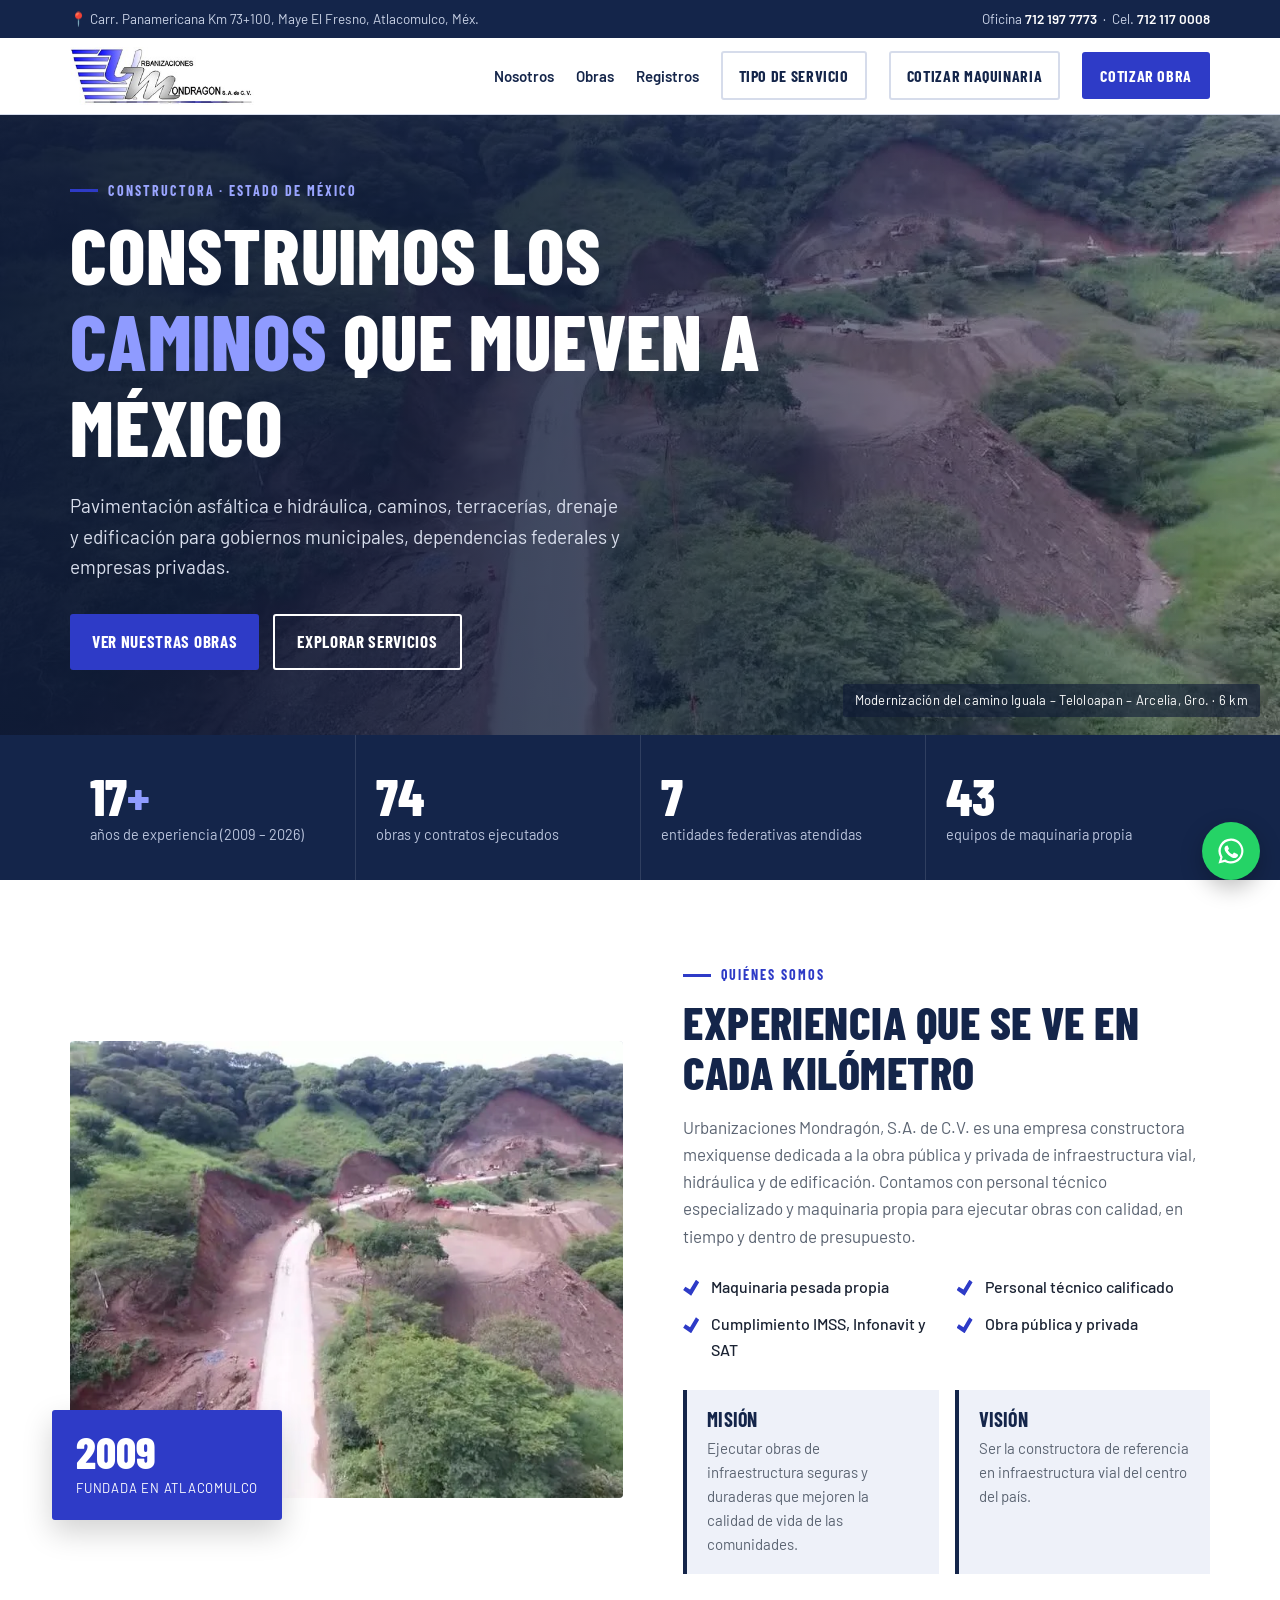
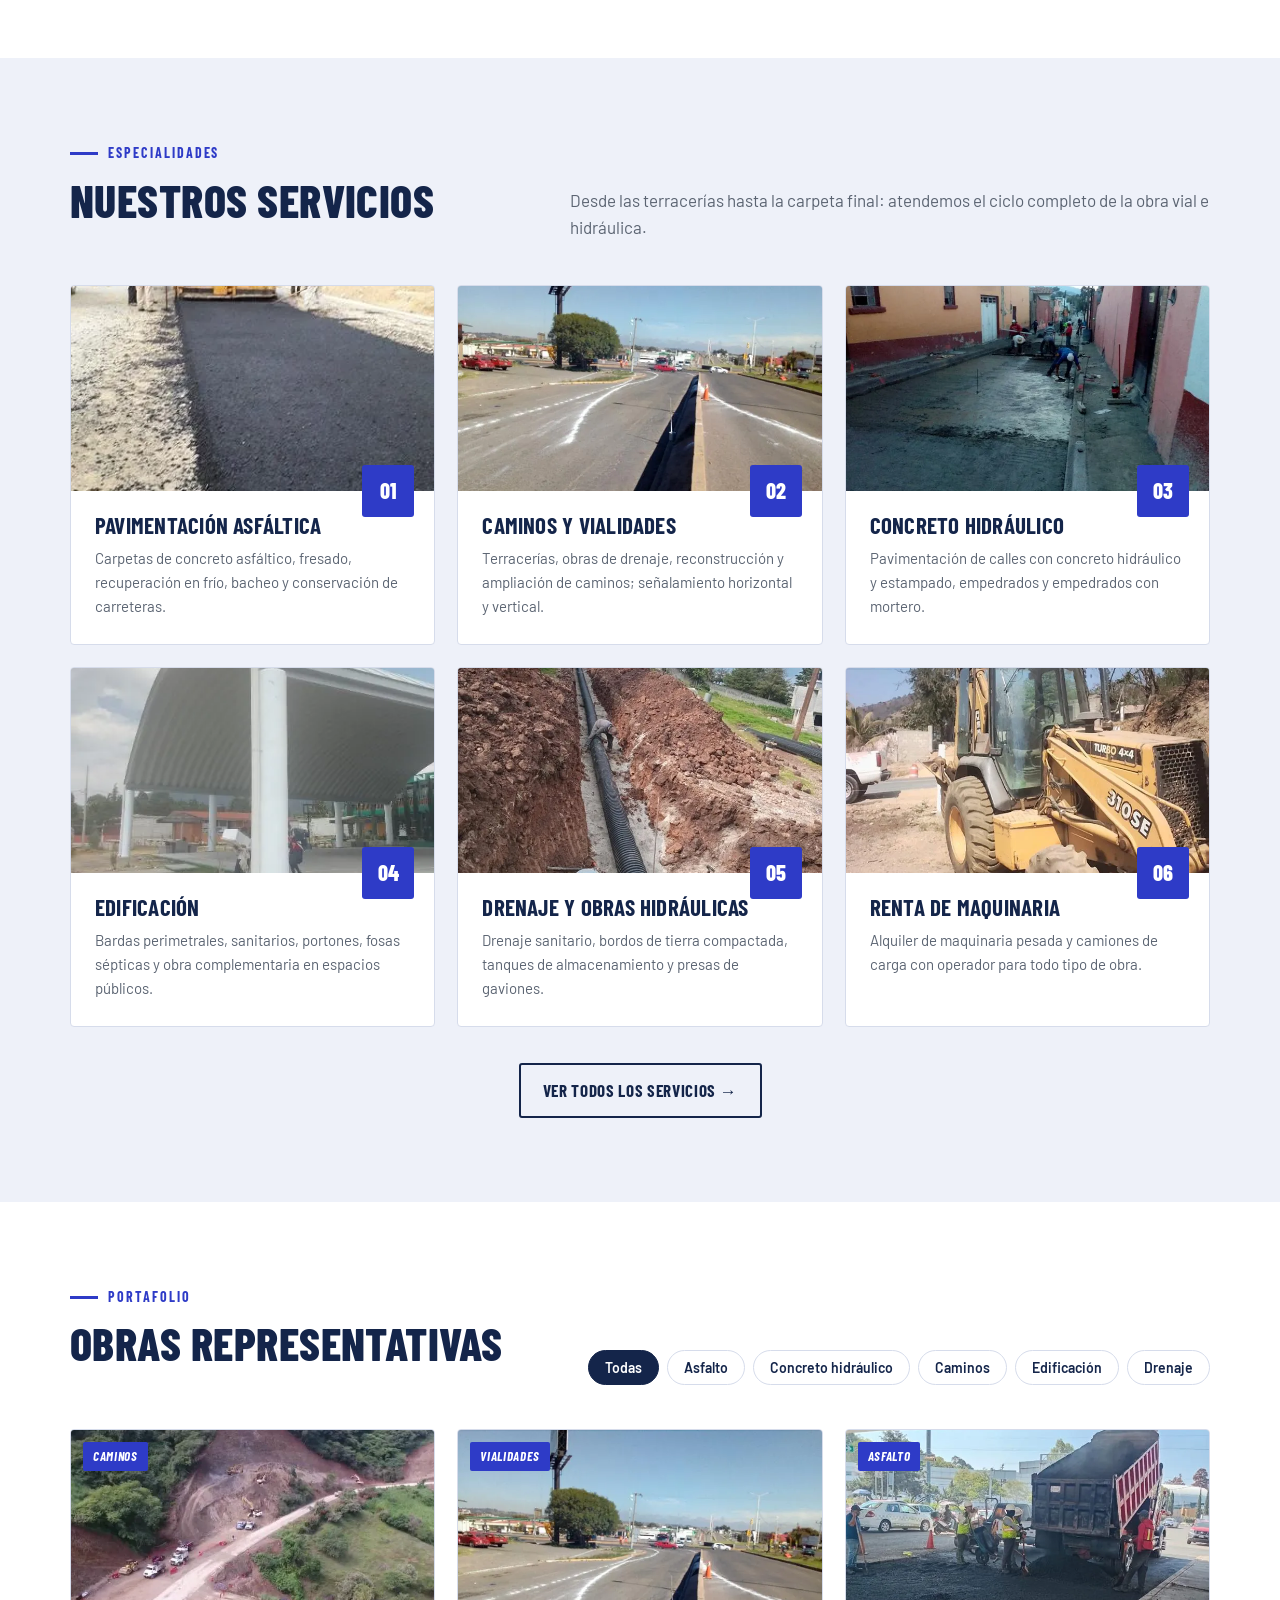
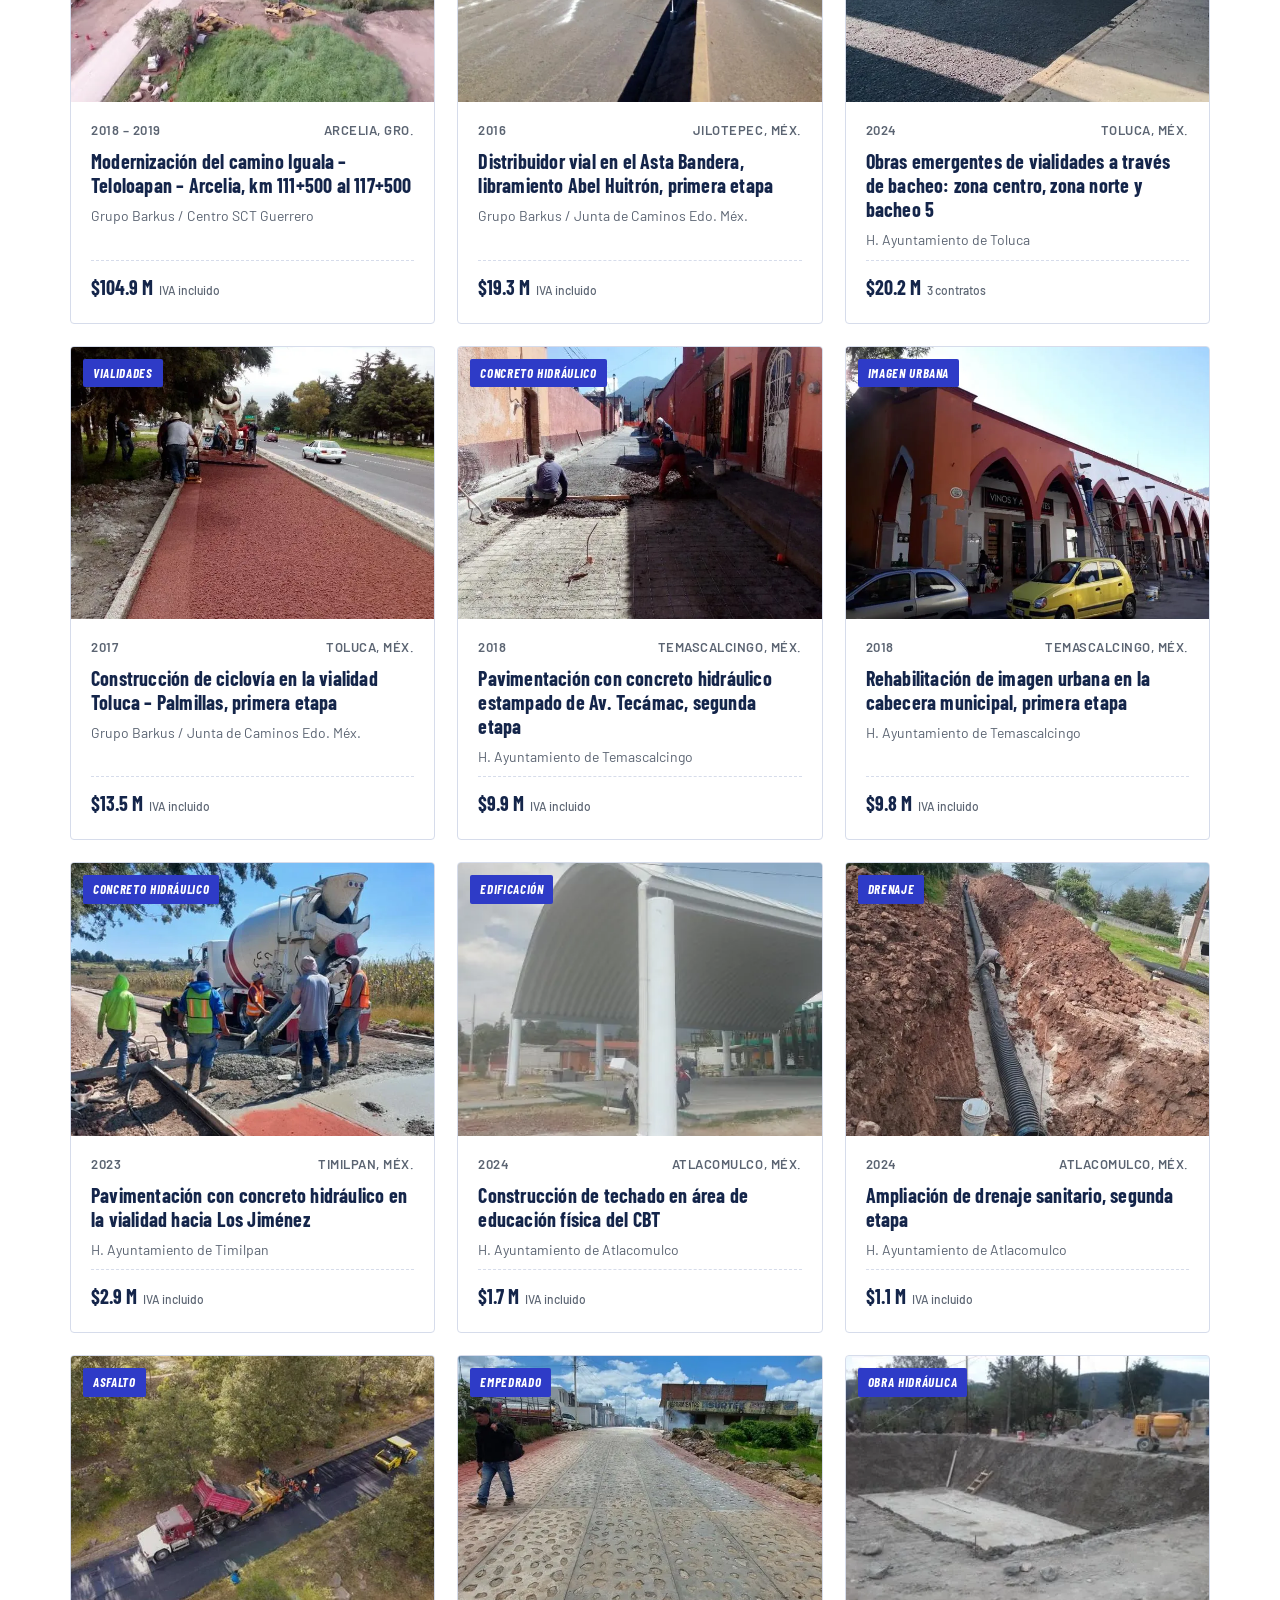
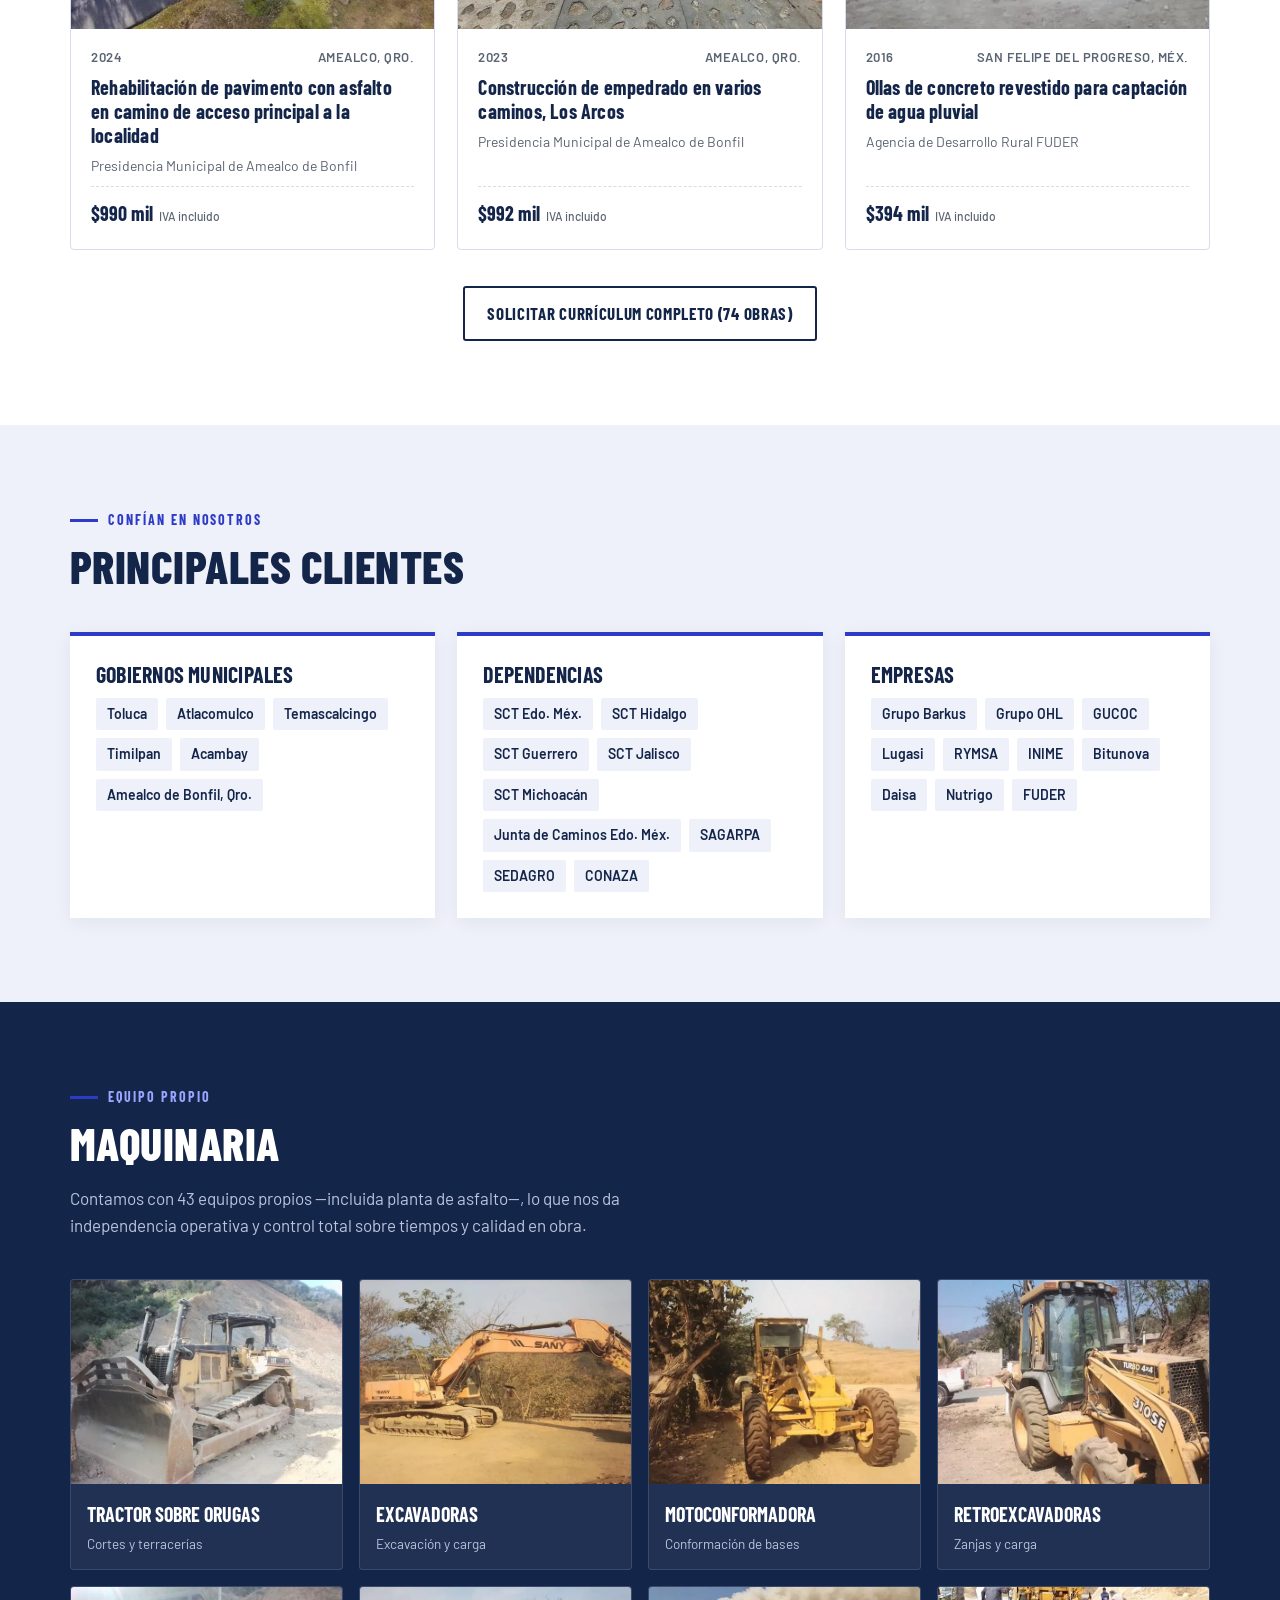
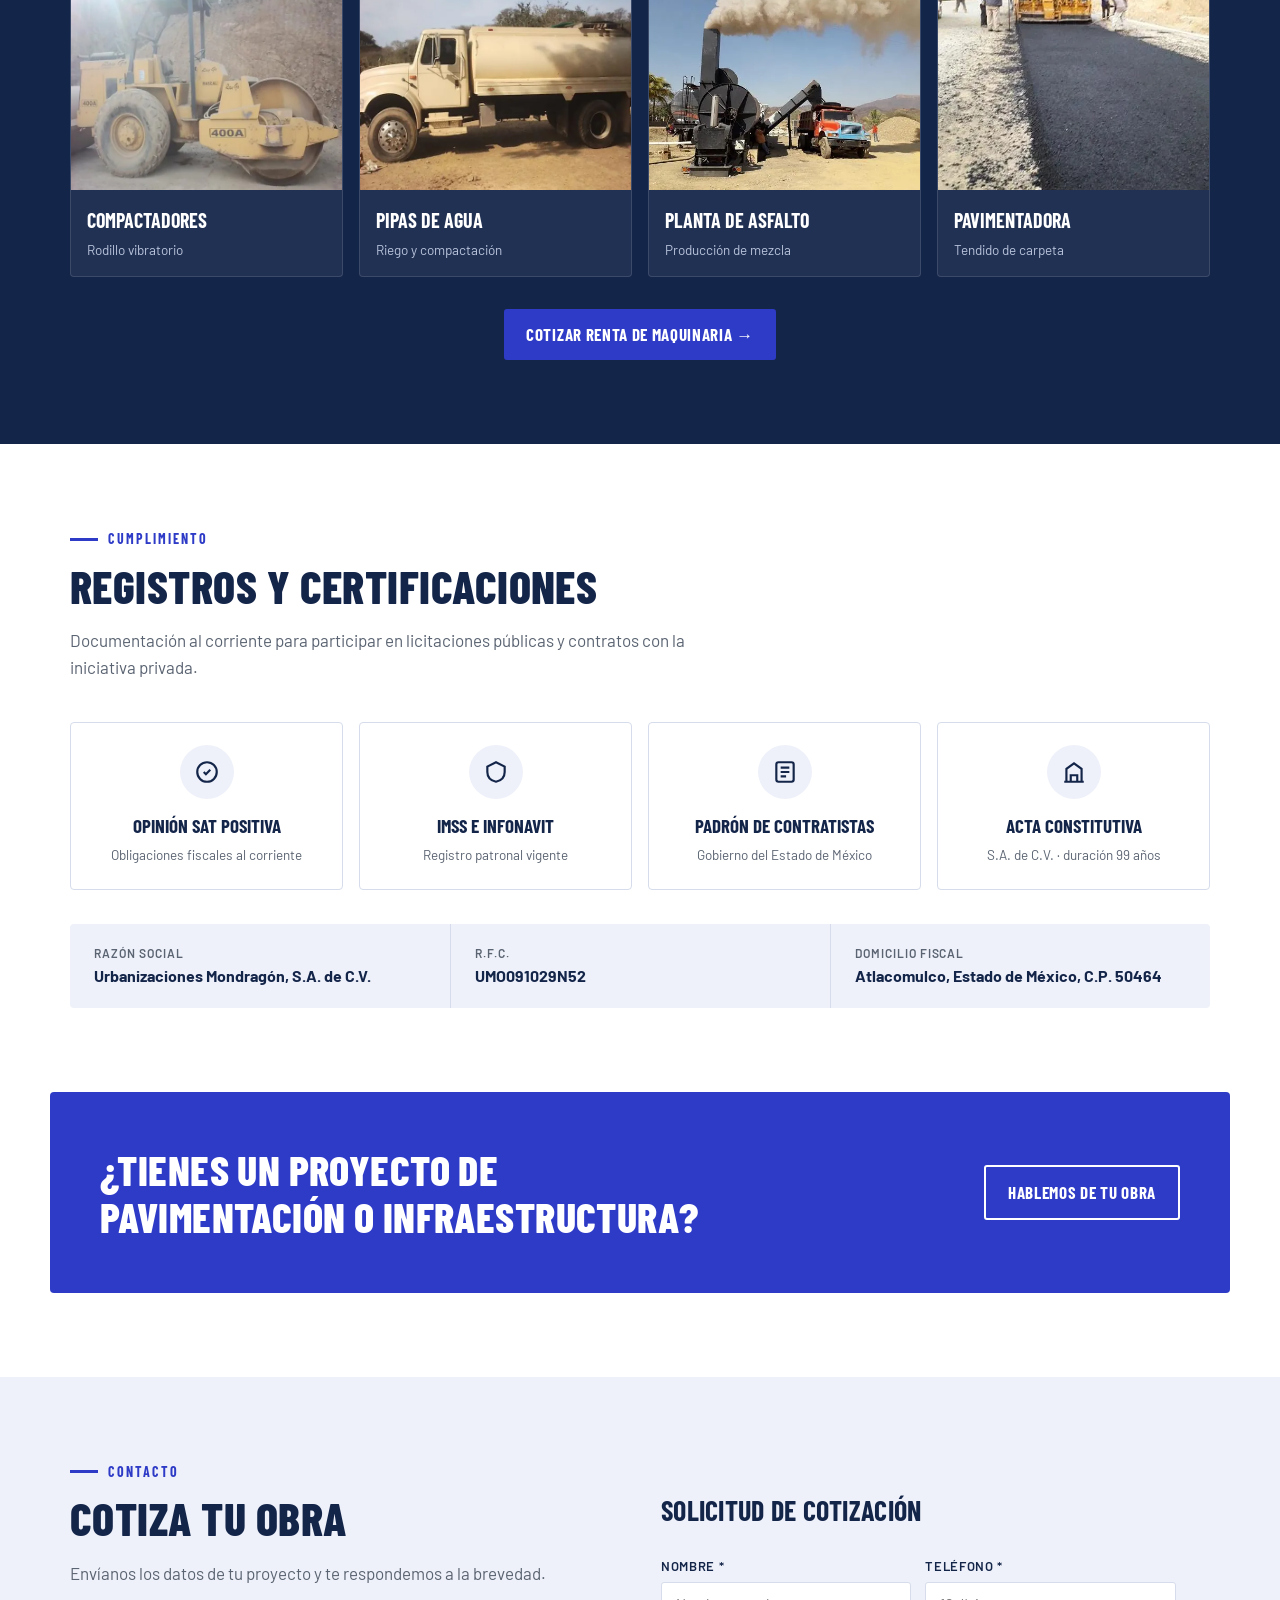
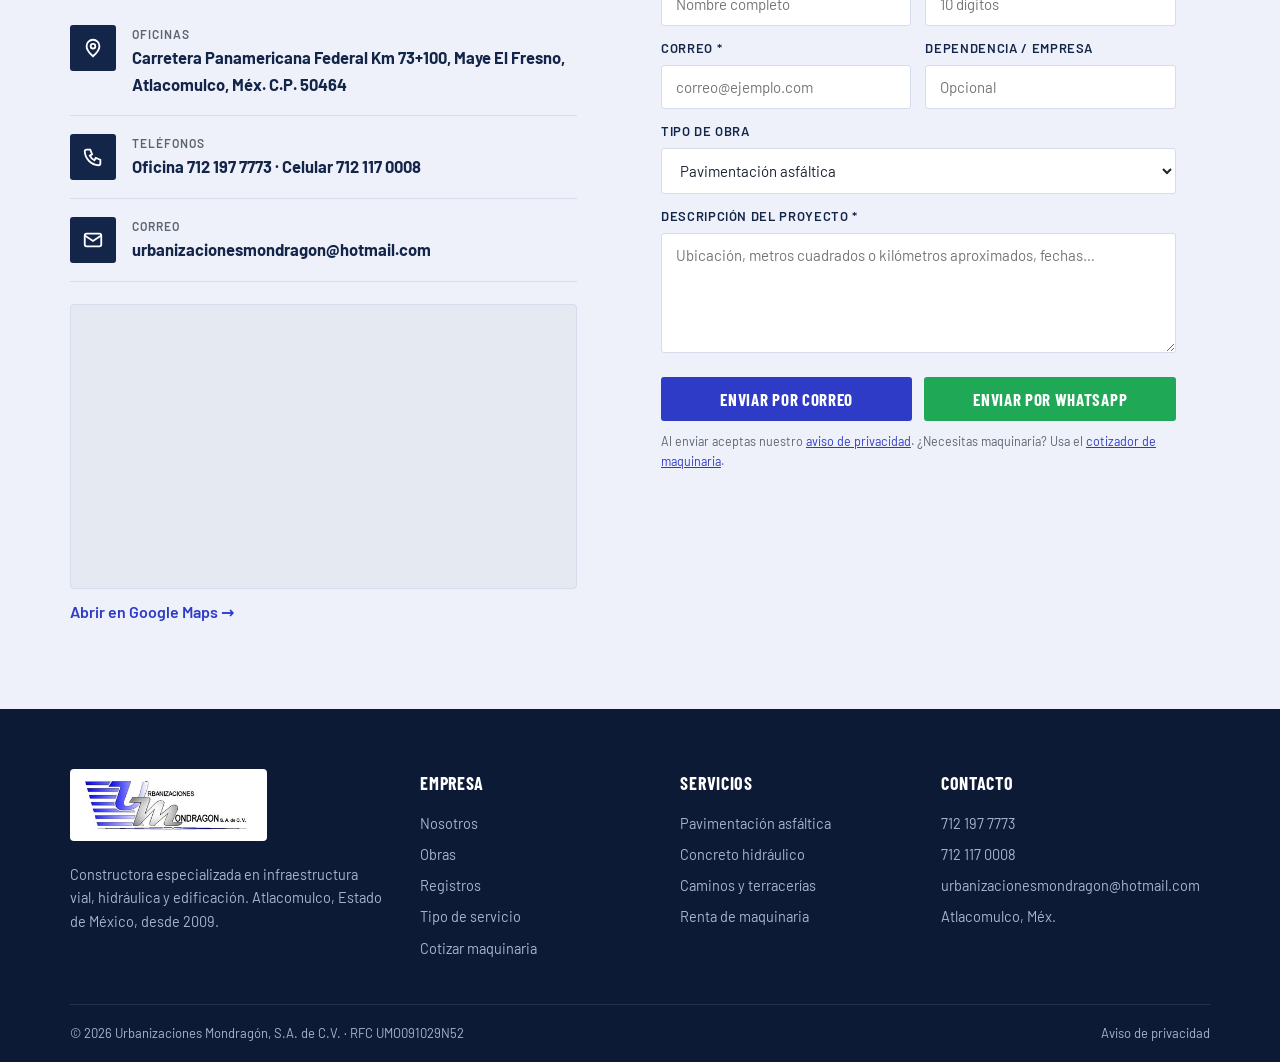
<file: index.html>
<!doctype html>
<html lang="es">
<head>
<meta charset="utf-8">
<meta name="viewport" content="width=device-width, initial-scale=1">
<title>Urbanizaciones Mondragón</title>
<meta name="description" content="Urbanizaciones Mondragón, S.A. de C.V. — Pavimentación, caminos, terracerías, drenaje y edificación en el Estado de México desde 2009.">
<link rel="preconnect" href="https://fonts.googleapis.com">
<link href="https://fonts.googleapis.com/css2?family=Barlow+Condensed:wght@600;700;800&family=Barlow:wght@400;500;600&display=swap" rel="stylesheet">
<link rel="stylesheet" href="css/estilos.css">
</head>
<body>

<div class="topbar"><div class="wrap">
  <span>📍 Carr. Panamericana Km 73+100, Maye El Fresno, Atlacomulco, Méx.</span>
  <span>Oficina <a href="tel:+527121977773"><b>712 197 7773</b></a> &nbsp;·&nbsp; Cel. <a href="tel:+527121170008"><b>712 117 0008</b></a></span>
</div></div>

<header class="nav"><div class="wrap">
  <a href="#inicio" class="brand">
    <img class="logo-img" src="img/logo/logo-umo.png" alt="Urbanizaciones Mondragón, S.A. de C.V.">
  </a>
  <nav>
    <button class="menu-btn" aria-label="Menú" aria-expanded="false">☰</button>
    <ul id="menu">
      <li><a href="#nosotros">Nosotros</a></li>
      <li><a href="#obras">Obras</a></li>
      <li><a href="#registros">Registros</a></li>
      <li><a href="servicios.html" class="btn line">Tipo de servicio</a></li>
      <li><a href="maquinaria.html" class="btn line">Cotizar maquinaria <span class="badge-n" data-badge-maq hidden>0</span></a></li>
      <li><a href="#contacto" class="btn">Cotizar obra</a></li>
    </ul>
  </nav>
</div></header>

<!-- HERO -->
<section class="hero" id="inicio">
  <video class="hero-video" autoplay muted loop playsinline poster="img/portada/portada-poster.webp" src="video/portada.mp4"></video>
  <div class="hero-cap">Modernización del camino Iguala – Teloloapan – Arcelia, Gro. · 6 km</div>
  <div class="wrap">
    <div class="eyebrow" style="color:#9aa5ff">Constructora · Estado de México</div>
    <h1>Construimos los <em>caminos</em> que mueven a México</h1>
    <p>Pavimentación asfáltica e hidráulica, caminos, terracerías, drenaje y edificación para gobiernos municipales, dependencias federales y empresas privadas.</p>
    <div class="actions">
      <a href="#obras" class="btn">Ver nuestras obras</a>
      <a href="servicios.html" class="btn ghost">Explorar servicios</a>
    </div>
  </div>
</section>

<!-- CIFRAS -->
<section class="stats"><div class="wrap">
  <div class="stat"><b>17<i>+</i></b><span>años de experiencia (2009 – 2026)</span></div>
  <div class="stat"><b>74</b><span>obras y contratos ejecutados</span></div>
  <div class="stat"><b>7</b><span>entidades federativas atendidas</span></div>
  <div class="stat"><b>43</b><span>equipos de maquinaria propia</span></div>
</div></section>

<!-- NOSOTROS -->
<section id="nosotros"><div class="wrap about">
  <div class="about-img">
    <div class="ph"><img src="img/nosotros/modernizacion-del-camino-iguala-teloloapan-ar.webp" alt="Modernización del camino Iguala – Teloloapan – Arcelia"></div>
    <div class="badge"><b>2009</b><small>Fundada en Atlacomulco</small></div>
  </div>
  <div>
    <div class="eyebrow">Quiénes somos</div>
    <h2 class="h2">Experiencia que se ve en cada kilómetro</h2>
    <p class="lead">Urbanizaciones Mondragón, S.A. de C.V. es una empresa constructora mexiquense dedicada a la obra pública y privada de infraestructura vial, hidráulica y de edificación. Contamos con personal técnico especializado y maquinaria propia para ejecutar obras con calidad, en tiempo y dentro de presupuesto.</p>
    <ul class="checks">
      <li>Maquinaria pesada propia</li>
      <li>Personal técnico calificado</li>
      <li>Cumplimiento IMSS, Infonavit y SAT</li>
      <li>Obra pública y privada</li>
    </ul>
    <div class="mv">
      <div><h3>Misión</h3><p>Ejecutar obras de infraestructura seguras y duraderas que mejoren la calidad de vida de las comunidades.</p></div>
      <div><h3>Visión</h3><p>Ser la constructora de referencia en infraestructura vial del centro del país.</p></div>
    </div>
  </div>
</div></section>

<!-- SERVICIOS -->
<section class="bg-sky" id="servicios"><div class="wrap">
  <div class="head-row">
    <div><div class="eyebrow">Especialidades</div><h2 class="h2">Nuestros servicios</h2></div>
    <p class="lead">Desde las terracerías hasta la carpeta final: atendemos el ciclo completo de la obra vial e hidráulica.</p>
  </div>
  <div class="svc-grid">
    <div class="svc"><div class="ph"><img src="img/servicios/tendido-de-carpeta-asfaltica.webp" alt="tendido de carpeta asfáltica"></div><div class="body"><div class="num">01</div>
      <h3>Pavimentación asfáltica</h3><p>Carpetas de concreto asfáltico, fresado, recuperación en frío, bacheo y conservación de carreteras.</p></div></div>
    <div class="svc"><div class="ph"><img src="img/servicios/camino-o-vialidad-terminada.webp" alt="camino o vialidad terminada"></div><div class="body"><div class="num">02</div>
      <h3>Caminos y vialidades</h3><p>Terracerías, obras de drenaje, reconstrucción y ampliación de caminos; señalamiento horizontal y vertical.</p></div></div>
    <div class="svc"><div class="ph"><img src="img/servicios/calle-de-concreto-hidraulico.webp" alt="calle de concreto hidráulico"></div><div class="body"><div class="num">03</div>
      <h3>Concreto hidráulico</h3><p>Pavimentación de calles con concreto hidráulico y estampado, empedrados y empedrados con mortero.</p></div></div>
    <div class="svc"><div class="ph"><img src="img/servicios/barda-sanitarios-o-edificacion.webp" alt="barda, sanitarios o edificación"></div><div class="body"><div class="num">04</div>
      <h3>Edificación</h3><p>Bardas perimetrales, sanitarios, portones, fosas sépticas y obra complementaria en espacios públicos.</p></div></div>
    <div class="svc"><div class="ph"><img src="img/servicios/drenaje-presa-de-gaviones.webp" alt="drenaje / presa de gaviones"></div><div class="body"><div class="num">05</div>
      <h3>Drenaje y obras hidráulicas</h3><p>Drenaje sanitario, bordos de tierra compactada, tanques de almacenamiento y presas de gaviones.</p></div></div>
    <div class="svc"><div class="ph"><img src="img/servicios/maquinaria-en-renta.webp" alt="maquinaria en renta"></div><div class="body"><div class="num">06</div>
      <h3>Renta de maquinaria</h3><p>Alquiler de maquinaria pesada y camiones de carga con operador para todo tipo de obra.</p></div></div>
  </div>
  <div class="more"><a href="servicios.html" class="btn outline">Ver todos los servicios →</a></div>
</div></section>

<!-- OBRAS -->
<section id="obras"><div class="wrap">
  <div class="head-row">
    <div><div class="eyebrow">Portafolio</div><h2 class="h2">Obras representativas</h2></div>
    <div class="filters" id="filters">
      <button class="on" data-f="all">Todas</button>
      <button data-f="asfalto">Asfalto</button>
      <button data-f="hidraulico">Concreto hidráulico</button>
      <button data-f="caminos">Caminos</button>
      <button data-f="edificacion">Edificación</button>
      <button data-f="drenaje">Drenaje</button>
    </div>
  </div>
  <div class="works" id="works">
    <article class="work" data-t="caminos"><div class="ph"><i class="tag">Caminos</i><img src="img/obras/modernizacion-del-camino-iguala-teloloapan-ar.webp" alt="Modernización del camino Iguala – Teloloapan – Arcelia, km 111+500 al 117+500"></div><div class="body">
      <div class="meta"><span>2018 – 2019</span><span>Arcelia, Gro.</span></div>
      <h3>Modernización del camino Iguala – Teloloapan – Arcelia, km 111+500 al 117+500</h3>
      <div class="client">Grupo Barkus / Centro SCT Guerrero</div>
      <div class="amount">$104.9 M<small>IVA incluido</small></div></div></article>
    <article class="work" data-t="caminos"><div class="ph"><i class="tag">Vialidades</i><img src="img/obras/distribuidor-vial-en-el-asta-bandera-libramie.webp" alt="Distribuidor vial en el Asta Bandera, libramiento Abel Huitrón, primera etapa"></div><div class="body">
      <div class="meta"><span>2016</span><span>Jilotepec, Méx.</span></div>
      <h3>Distribuidor vial en el Asta Bandera, libramiento Abel Huitrón, primera etapa</h3>
      <div class="client">Grupo Barkus / Junta de Caminos Edo. Méx.</div>
      <div class="amount">$19.3 M<small>IVA incluido</small></div></div></article>
    <article class="work" data-t="asfalto"><div class="ph"><i class="tag">Asfalto</i><img src="img/obras/obras-emergentes-de-vialidades-a-traves-de-ba.webp" alt="Obras emergentes de vialidades a través de bacheo: zona centro, zona norte y bacheo 5"></div><div class="body">
      <div class="meta"><span>2024</span><span>Toluca, Méx.</span></div>
      <h3>Obras emergentes de vialidades a través de bacheo: zona centro, zona norte y bacheo 5</h3>
      <div class="client">H. Ayuntamiento de Toluca</div>
      <div class="amount">$20.2 M<small>3 contratos</small></div></div></article>
    <article class="work" data-t="caminos"><div class="ph"><i class="tag">Vialidades</i><img src="img/obras/construccion-de-ciclovia-en-la-vialidad-toluc.webp" alt="Construcción de ciclovía en la vialidad Toluca – Palmillas, primera etapa"></div><div class="body">
      <div class="meta"><span>2017</span><span>Toluca, Méx.</span></div>
      <h3>Construcción de ciclovía en la vialidad Toluca – Palmillas, primera etapa</h3>
      <div class="client">Grupo Barkus / Junta de Caminos Edo. Méx.</div>
      <div class="amount">$13.5 M<small>IVA incluido</small></div></div></article>
    <article class="work" data-t="hidraulico"><div class="ph"><i class="tag">Concreto hidráulico</i><img src="img/obras/pavimentacion-con-concreto-hidraulico-estampa.webp" alt="Pavimentación con concreto hidráulico estampado de Av. Tecámac, segunda etapa"></div><div class="body">
      <div class="meta"><span>2018</span><span>Temascalcingo, Méx.</span></div>
      <h3>Pavimentación con concreto hidráulico estampado de Av. Tecámac, segunda etapa</h3>
      <div class="client">H. Ayuntamiento de Temascalcingo</div>
      <div class="amount">$9.9 M<small>IVA incluido</small></div></div></article>
    <article class="work" data-t="edificacion"><div class="ph"><i class="tag">Imagen urbana</i><img src="img/obras/rehabilitacion-de-imagen-urbana-en-la-cabecer.webp" alt="Rehabilitación de imagen urbana en la cabecera municipal, primera etapa"></div><div class="body">
      <div class="meta"><span>2018</span><span>Temascalcingo, Méx.</span></div>
      <h3>Rehabilitación de imagen urbana en la cabecera municipal, primera etapa</h3>
      <div class="client">H. Ayuntamiento de Temascalcingo</div>
      <div class="amount">$9.8 M<small>IVA incluido</small></div></div></article>
    <article class="work" data-t="hidraulico"><div class="ph"><i class="tag">Concreto hidráulico</i><img src="img/obras/pavimentacion-con-concreto-hidraulico-en-la-v.webp" alt="Pavimentación con concreto hidráulico en la vialidad hacia Los Jiménez"></div><div class="body">
      <div class="meta"><span>2023</span><span>Timilpan, Méx.</span></div>
      <h3>Pavimentación con concreto hidráulico en la vialidad hacia Los Jiménez</h3>
      <div class="client">H. Ayuntamiento de Timilpan</div>
      <div class="amount">$2.9 M<small>IVA incluido</small></div></div></article>
    <article class="work" data-t="edificacion"><div class="ph"><i class="tag">Edificación</i><img src="img/obras/construccion-de-techado-en-area-de-educacion.webp" alt="Construcción de techado en área de educación física del CBT"></div><div class="body">
      <div class="meta"><span>2024</span><span>Atlacomulco, Méx.</span></div>
      <h3>Construcción de techado en área de educación física del CBT</h3>
      <div class="client">H. Ayuntamiento de Atlacomulco</div>
      <div class="amount">$1.7 M<small>IVA incluido</small></div></div></article>
    <article class="work" data-t="drenaje"><div class="ph"><i class="tag">Drenaje</i><img src="img/obras/ampliacion-de-drenaje-sanitario-segunda-etapa.webp" alt="Ampliación de drenaje sanitario, segunda etapa"></div><div class="body">
      <div class="meta"><span>2024</span><span>Atlacomulco, Méx.</span></div>
      <h3>Ampliación de drenaje sanitario, segunda etapa</h3>
      <div class="client">H. Ayuntamiento de Atlacomulco</div>
      <div class="amount">$1.1 M<small>IVA incluido</small></div></div></article>
    <article class="work" data-t="asfalto"><div class="ph"><i class="tag">Asfalto</i><img src="img/obras/rehabilitacion-de-pavimento-con-asfalto-en-ca.webp" alt="Rehabilitación de pavimento con asfalto en camino de acceso principal a la localidad"></div><div class="body">
      <div class="meta"><span>2024</span><span>Amealco, Qro.</span></div>
      <h3>Rehabilitación de pavimento con asfalto en camino de acceso principal a la localidad</h3>
      <div class="client">Presidencia Municipal de Amealco de Bonfil</div>
      <div class="amount">$990 mil<small>IVA incluido</small></div></div></article>
    <article class="work" data-t="caminos"><div class="ph"><i class="tag">Empedrado</i><img src="img/obras/construccion-de-empedrado-en-varios-caminos-l.webp" alt="Construcción de empedrado en varios caminos, Los Arcos"></div><div class="body">
      <div class="meta"><span>2023</span><span>Amealco, Qro.</span></div>
      <h3>Construcción de empedrado en varios caminos, Los Arcos</h3>
      <div class="client">Presidencia Municipal de Amealco de Bonfil</div>
      <div class="amount">$992 mil<small>IVA incluido</small></div></div></article>
    <article class="work" data-t="drenaje"><div class="ph"><i class="tag">Obra hidráulica</i><img src="img/obras/ollas-de-concreto-revestido-para-captacion-de.webp" alt="Ollas de concreto revestido para captación de agua pluvial"></div><div class="body">
      <div class="meta"><span>2016</span><span>San Felipe del Progreso, Méx.</span></div>
      <h3>Ollas de concreto revestido para captación de agua pluvial</h3>
      <div class="client">Agencia de Desarrollo Rural FUDER</div>
      <div class="amount">$394 mil<small>IVA incluido</small></div></div></article>
  </div>
  <div class="more"><a href="https://wa.me/527121170008?text=Hola%2C%20me%20gustar%C3%ADa%20recibir%20el%20curr%C3%ADculum%20empresarial." target="_blank" rel="noopener" class="btn outline">Solicitar currículum completo (74 obras)</a></div>
</div></section>

<!-- CLIENTES -->
<section class="bg-sky"><div class="wrap">
  <div class="eyebrow">Confían en nosotros</div>
  <h2 class="h2">Principales clientes</h2>
  <div class="clients">
    <div class="client-box"><h3>Gobiernos municipales</h3><ul>
      <li>Toluca</li><li>Atlacomulco</li><li>Temascalcingo</li><li>Timilpan</li><li>Acambay</li><li>Amealco de Bonfil, Qro.</li></ul></div>
    <div class="client-box"><h3>Dependencias</h3><ul>
      <li>SCT Edo. Méx.</li><li>SCT Hidalgo</li><li>SCT Guerrero</li><li>SCT Jalisco</li><li>SCT Michoacán</li><li>Junta de Caminos Edo. Méx.</li><li>SAGARPA</li><li>SEDAGRO</li><li>CONAZA</li></ul></div>
    <div class="client-box"><h3>Empresas</h3><ul>
      <li>Grupo Barkus</li><li>Grupo OHL</li><li>GUCOC</li><li>Lugasi</li><li>RYMSA</li><li>INIME</li><li>Bitunova</li><li>Daisa</li><li>Nutrigo</li><li>FUDER</li></ul></div>
  </div>
</div></section>

<!-- MAQUINARIA -->
<section class="machine" id="maquinaria"><div class="wrap">
  <div class="eyebrow" style="color:#9aa5ff">Equipo propio</div>
  <h2 class="h2">Maquinaria</h2>
  <p class="lead">Contamos con 43 equipos propios —incluida planta de asfalto—, lo que nos da independencia operativa y control total sobre tiempos y calidad en obra.</p>
  <div class="mach-grid">
    <a class="mach" href="maquinaria.html?equipo=tractor"><div class="ph"><img src="img/maquinaria/tractor-sobre-orugas.webp" alt="Tractor sobre orugas"></div><div class="t"><b>Tractor sobre orugas</b><small>Cortes y terracerías</small></div></a>
    <a class="mach" href="maquinaria.html?equipo=excavadora"><div class="ph"><img src="img/maquinaria/excavadoras.webp" alt="Excavadoras"></div><div class="t"><b>Excavadoras</b><small>Excavación y carga</small></div></a>
    <a class="mach" href="maquinaria.html?equipo=motoconformadora"><div class="ph"><img src="img/maquinaria/motoconformadora.webp" alt="Motoconformadora"></div><div class="t"><b>Motoconformadora</b><small>Conformación de bases</small></div></a>
    <a class="mach" href="maquinaria.html?equipo=retro"><div class="ph"><img src="img/maquinaria/retroexcavadoras.webp" alt="Retroexcavadoras"></div><div class="t"><b>Retroexcavadoras</b><small>Zanjas y carga</small></div></a>
    <a class="mach" href="maquinaria.html?equipo=compactador"><div class="ph"><img src="img/maquinaria/compactadores.webp" alt="Compactadores"></div><div class="t"><b>Compactadores</b><small>Rodillo vibratorio</small></div></a>
    <a class="mach" href="maquinaria.html?equipo=pipa"><div class="ph"><img src="img/maquinaria/pipas-de-agua.webp" alt="Pipas de agua"></div><div class="t"><b>Pipas de agua</b><small>Riego y compactación</small></div></a>
    <a class="mach" href="maquinaria.html?equipo=planta"><div class="ph"><img src="img/maquinaria/planta-de-asfalto.webp" alt="Planta de asfalto"></div><div class="t"><b>Planta de asfalto</b><small>Producción de mezcla</small></div></a>
    <a class="mach" href="maquinaria.html?equipo=pavimentadora"><div class="ph"><img src="img/maquinaria/pavimentadora.webp" alt="Pavimentadora"></div><div class="t"><b>Pavimentadora</b><small>Tendido de carpeta</small></div></a>
  </div>
  <div class="more"><a href="maquinaria.html" class="btn">Cotizar renta de maquinaria →</a></div>
</div></section>

<!-- REGISTROS -->
<section id="registros"><div class="wrap">
  <div class="eyebrow">Cumplimiento</div>
  <h2 class="h2">Registros y certificaciones</h2>
  <p class="lead">Documentación al corriente para participar en licitaciones públicas y contratos con la iniciativa privada.</p>
  <div class="regs">
    <div class="reg"><div class="ic"><svg width="26" height="26" fill="none" stroke="currentColor" stroke-width="2" viewBox="0 0 24 24"><path d="M9 12l2 2 4-4"/><circle cx="12" cy="12" r="9"/></svg></div><b>Opinión SAT positiva</b><small>Obligaciones fiscales al corriente</small></div>
    <div class="reg"><div class="ic"><svg width="26" height="26" fill="none" stroke="currentColor" stroke-width="2" viewBox="0 0 24 24"><path d="M12 3l8 4v5c0 5-3.5 8-8 9-4.5-1-8-4-8-9V7z"/></svg></div><b>IMSS e Infonavit</b><small>Registro patronal vigente</small></div>
    <div class="reg"><div class="ic"><svg width="26" height="26" fill="none" stroke="currentColor" stroke-width="2" viewBox="0 0 24 24"><rect x="4" y="3" width="16" height="18" rx="2"/><path d="M8 8h8M8 12h8M8 16h5"/></svg></div><b>Padrón de contratistas</b><small>Gobierno del Estado de México</small></div>
    <div class="reg"><div class="ic"><svg width="26" height="26" fill="none" stroke="currentColor" stroke-width="2" viewBox="0 0 24 24"><path d="M3 21h18M5 21V9l7-5 7 5v12M9 21v-6h6v6"/></svg></div><b>Acta constitutiva</b><small>S.A. de C.V. · duración 99 años</small></div>
  </div>
  <div class="datos">
    <div><small>Razón social</small><b>Urbanizaciones Mondragón, S.A. de C.V.</b></div>
    <div><small>R.F.C.</small><b>UMO091029N52</b></div>
    <div><small>Domicilio fiscal</small><b>Atlacomulco, Estado de México, C.P. 50464</b></div>
  </div>
</div></section>

<!-- CTA -->
<section style="padding:0 0 84px"><div class="wrap cta"><div class="inner">
  <h2>¿Tienes un proyecto de pavimentación o infraestructura?</h2>
  <a href="#contacto" class="btn ghost">Hablemos de tu obra</a>
</div></div></section>

<!-- CONTACTO -->
<section class="bg-sky" id="contacto"><div class="wrap contact">
  <div>
    <div class="eyebrow">Contacto</div>
    <h2 class="h2">Cotiza tu obra</h2>
    <p class="lead">Envíanos los datos de tu proyecto y te respondemos a la brevedad.</p>
    <div style="margin-top:20px">
      <div class="info-item"><div class="ic"><svg width="22" height="22" fill="none" stroke="currentColor" stroke-width="2" viewBox="0 0 24 24"><path d="M12 21s-7-6.2-7-11a7 7 0 0114 0c0 4.8-7 11-7 11z"/><circle cx="12" cy="10" r="2.5"/></svg></div>
        <div><small>Oficinas</small><b>Carretera Panamericana Federal Km 73+100, Maye El Fresno, Atlacomulco, Méx. C.P. 50464</b></div></div>
      <div class="info-item"><div class="ic"><svg width="22" height="22" fill="none" stroke="currentColor" stroke-width="2" viewBox="0 0 24 24"><path d="M5 4h4l2 5-2.5 1.5a11 11 0 005 5L15 13l5 2v4a2 2 0 01-2 2A16 16 0 013 6a2 2 0 012-2"/></svg></div>
        <div><small>Teléfonos</small><b>Oficina <a href="tel:+527121977773">712 197 7773</a> · Celular <a href="tel:+527121170008">712 117 0008</a></b></div></div>
      <div class="info-item"><div class="ic"><svg width="22" height="22" fill="none" stroke="currentColor" stroke-width="2" viewBox="0 0 24 24"><rect x="3" y="5" width="18" height="14" rx="2"/><path d="M3 7l9 6 9-6"/></svg></div>
        <div><small>Correo</small><b><a href="mailto:urbanizacionesmondragon@hotmail.com">urbanizacionesmondragon@hotmail.com</a></b></div></div>
    </div>
    <div class="map">
      <iframe src="https://maps.google.com/maps?q=19.8547732,-99.8554393&z=16&output=embed"
        title="Ubicación de Urbanizaciones Mondragón" loading="lazy" referrerpolicy="no-referrer-when-downgrade" allowfullscreen></iframe>
    </div>
    <a class="map-link" href="https://maps.app.goo.gl/EYm18TkK9eQ4SQ8F6" target="_blank" rel="noopener">Abrir en Google Maps →</a>
  </div>
  <form id="cotizacion" novalidate>
    <h3>Solicitud de cotización</h3>
    <div class="row">
      <div><label for="f-nombre">Nombre *</label><input id="f-nombre" name="Nombre" placeholder="Nombre completo" required autocomplete="name"></div>
      <div><label for="f-tel">Teléfono *</label><input id="f-tel" name="Teléfono" type="tel" placeholder="10 dígitos" pattern="[0-9 +()-]{10,18}" required autocomplete="tel"></div>
    </div>
    <div class="row">
      <div><label for="f-correo">Correo *</label><input id="f-correo" name="Correo" type="email" placeholder="correo@ejemplo.com" required autocomplete="email"></div>
      <div><label for="f-emp">Dependencia / empresa</label><input id="f-emp" name="Dependencia o empresa" placeholder="Opcional"></div>
    </div>
    <label for="f-tipo">Tipo de obra</label>
    <select id="f-tipo" name="Tipo de obra"><option>Pavimentación asfáltica</option><option>Concreto hidráulico</option><option>Caminos y terracerías</option><option>Drenaje / obra hidráulica</option><option>Edificación</option><option>Otro</option></select>
    <label for="f-desc">Descripción del proyecto *</label>
    <textarea id="f-desc" name="Descripción" placeholder="Ubicación, metros cuadrados o kilómetros aproximados, fechas…" required></textarea>
    <div class="form-btns">
      <button class="btn" type="submit">Enviar por correo</button>
      <button class="btn wa-btn" type="button" id="enviar-wa">Enviar por WhatsApp</button>
    </div>
    <p class="note" id="form-msg">Al enviar aceptas nuestro <a href="aviso-privacidad.html">aviso de privacidad</a>. ¿Necesitas maquinaria? Usa el <a href="maquinaria.html">cotizador de maquinaria</a>.</p>
  </form>
</div></section>

<footer><div class="wrap">
  <div class="foot">
    <div>
      <div class="foot-logo"><img src="img/logo/logo-umo.png" alt="Urbanizaciones Mondragón"></div>
      <p>Constructora especializada en infraestructura vial, hidráulica y edificación. Atlacomulco, Estado de México, desde 2009.</p>
    </div>
    <div><h4>Empresa</h4><ul><li><a href="#nosotros">Nosotros</a></li><li><a href="#obras">Obras</a></li><li><a href="#registros">Registros</a></li><li><a href="servicios.html">Tipo de servicio</a></li><li><a href="maquinaria.html">Cotizar maquinaria</a></li></ul></div>
    <div><h4>Servicios</h4><ul><li>Pavimentación asfáltica</li><li>Concreto hidráulico</li><li>Caminos y terracerías</li><li>Renta de maquinaria</li></ul></div>
    <div><h4>Contacto</h4><ul><li><a href="tel:+527121977773">712 197 7773</a></li><li><a href="tel:+527121170008">712 117 0008</a></li><li><a href="mailto:urbanizacionesmondragon@hotmail.com">urbanizacionesmondragon@hotmail.com</a></li><li>Atlacomulco, Méx.</li></ul></div>
  </div>
  <div class="legal"><span>© 2026 Urbanizaciones Mondragón, S.A. de C.V. · RFC UMO091029N52</span><span><a href="aviso-privacidad.html">Aviso de privacidad</a></span></div>
</div></footer>

<a class="wa" href="https://wa.me/527121170008?text=Hola%2C%20me%20interesa%20cotizar%20una%20obra." target="_blank" rel="noopener" aria-label="WhatsApp"><svg width="30" height="30" viewBox="0 0 24 24" fill="#fff"><path d="M12 2a10 10 0 00-8.6 15.1L2 22l5-1.3A10 10 0 1012 2zm0 18.2c-1.5 0-3-.4-4.2-1.2l-.3-.2-3 .8.8-2.9-.2-.3A8.2 8.2 0 1112 20.2zm4.5-6.1c-.2-.1-1.5-.7-1.7-.8s-.4-.1-.6.1-.7.8-.8 1-.3.2-.5.1a6.7 6.7 0 01-3.3-2.9c-.2-.4.2-.4.7-1.3.1-.2 0-.3 0-.4l-.8-1.8c-.2-.5-.4-.4-.6-.4h-.5a1 1 0 00-.7.3 3 3 0 00-.9 2.2 5.2 5.2 0 001.1 2.7 11.8 11.8 0 004.5 4c1.7.7 2.3.8 3.2.6a2.7 2.7 0 001.8-1.3 2.2 2.2 0 00.2-1.3c-.1-.1-.3-.2-.5-.3z"/></svg></a>

<script src="js/comun.js"></script>
<script src="js/main.js"></script>
</body>
</html>
</file>
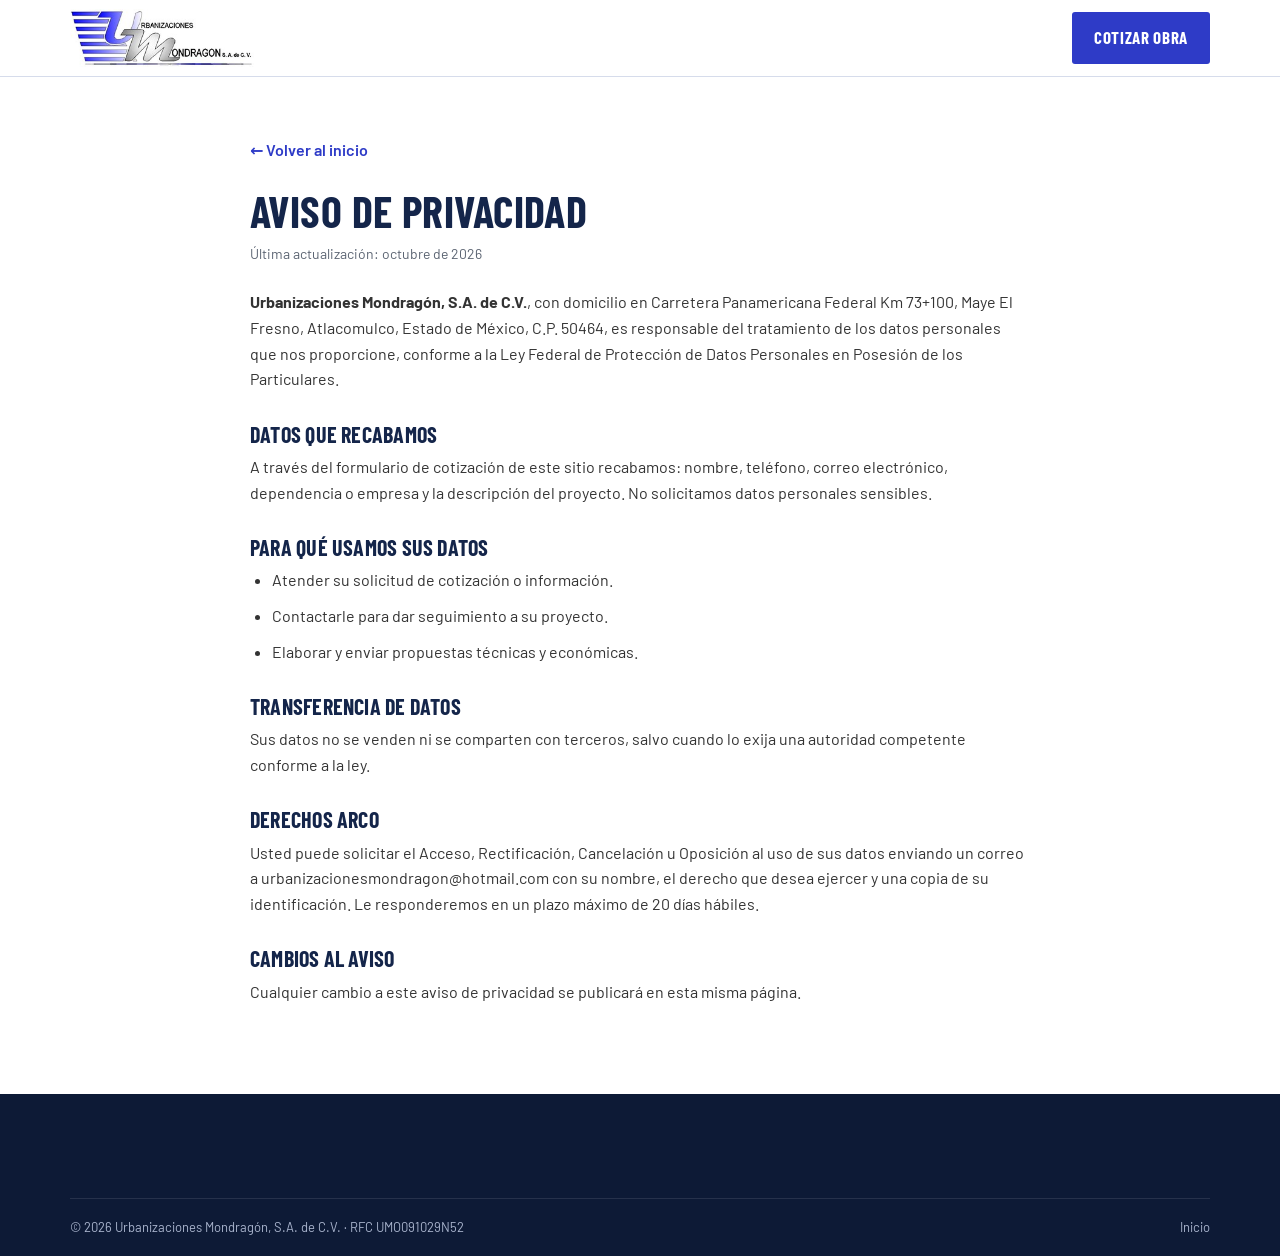
<file: aviso-privacidad.html>
<!doctype html>
<html lang="es">
<head>
<meta charset="utf-8">
<meta name="viewport" content="width=device-width, initial-scale=1">
<title>Aviso de privacidad · Urbanizaciones Mondragón</title>
<link href="https://fonts.googleapis.com/css2?family=Barlow+Condensed:wght@600;700;800&family=Barlow:wght@400;500;600&display=swap" rel="stylesheet">
<link rel="stylesheet" href="css/estilos.css">
<style>
  .legal-page{max-width:820px;margin:0 auto;padding:60px 20px 80px}
  .legal-page h1{font-size:clamp(32px,5vw,44px);color:var(--navy);text-transform:uppercase;margin-bottom:8px}
  .legal-page h2{font-size:22px;color:var(--navy);text-transform:uppercase;margin:30px 0 8px}
  .legal-page p,.legal-page li{color:#333;margin-bottom:10px}
  .legal-page ul{padding-left:22px}
  .legal-page .fecha{color:var(--muted);font-size:14px;margin-bottom:24px}
  .back{display:inline-block;margin-bottom:24px;font-weight:600;color:var(--red)}
</style>
</head>
<body>
<header class="nav"><div class="wrap">
  <a href="index.html" class="brand"><img class="logo-img" src="img/logo/logo-umo.png" alt="Urbanizaciones Mondragón, S.A. de C.V."></a>
  <a href="index.html#contacto" class="btn">Cotizar obra</a>
</div></header>

<main class="legal-page">
  <a class="back" href="index.html">← Volver al inicio</a>
  <h1>Aviso de privacidad</h1>
  <p class="fecha">Última actualización: octubre de 2026</p>

  <p><b>Urbanizaciones Mondragón, S.A. de C.V.</b>, con domicilio en Carretera Panamericana Federal Km 73+100, Maye El Fresno, Atlacomulco, Estado de México, C.P. 50464, es responsable del tratamiento de los datos personales que nos proporcione, conforme a la Ley Federal de Protección de Datos Personales en Posesión de los Particulares.</p>

  <h2>Datos que recabamos</h2>
  <p>A través del formulario de cotización de este sitio recabamos: nombre, teléfono, correo electrónico, dependencia o empresa y la descripción del proyecto. No solicitamos datos personales sensibles.</p>

  <h2>Para qué usamos sus datos</h2>
  <ul>
    <li>Atender su solicitud de cotización o información.</li>
    <li>Contactarle para dar seguimiento a su proyecto.</li>
    <li>Elaborar y enviar propuestas técnicas y económicas.</li>
  </ul>

  <h2>Transferencia de datos</h2>
  <p>Sus datos no se venden ni se comparten con terceros, salvo cuando lo exija una autoridad competente conforme a la ley.</p>

  <h2>Derechos ARCO</h2>
  <p>Usted puede solicitar el Acceso, Rectificación, Cancelación u Oposición al uso de sus datos enviando un correo a <a href="mailto:urbanizacionesmondragon@hotmail.com">urbanizacionesmondragon@hotmail.com</a> con su nombre, el derecho que desea ejercer y una copia de su identificación. Le responderemos en un plazo máximo de 20 días hábiles.</p>

  <h2>Cambios al aviso</h2>
  <p>Cualquier cambio a este aviso de privacidad se publicará en esta misma página.</p>
</main>

<footer><div class="wrap">
  <div class="legal"><span>© 2026 Urbanizaciones Mondragón, S.A. de C.V. · RFC UMO091029N52</span><span><a href="index.html">Inicio</a></span></div>
</div></footer>
</body>
</html>
</file>
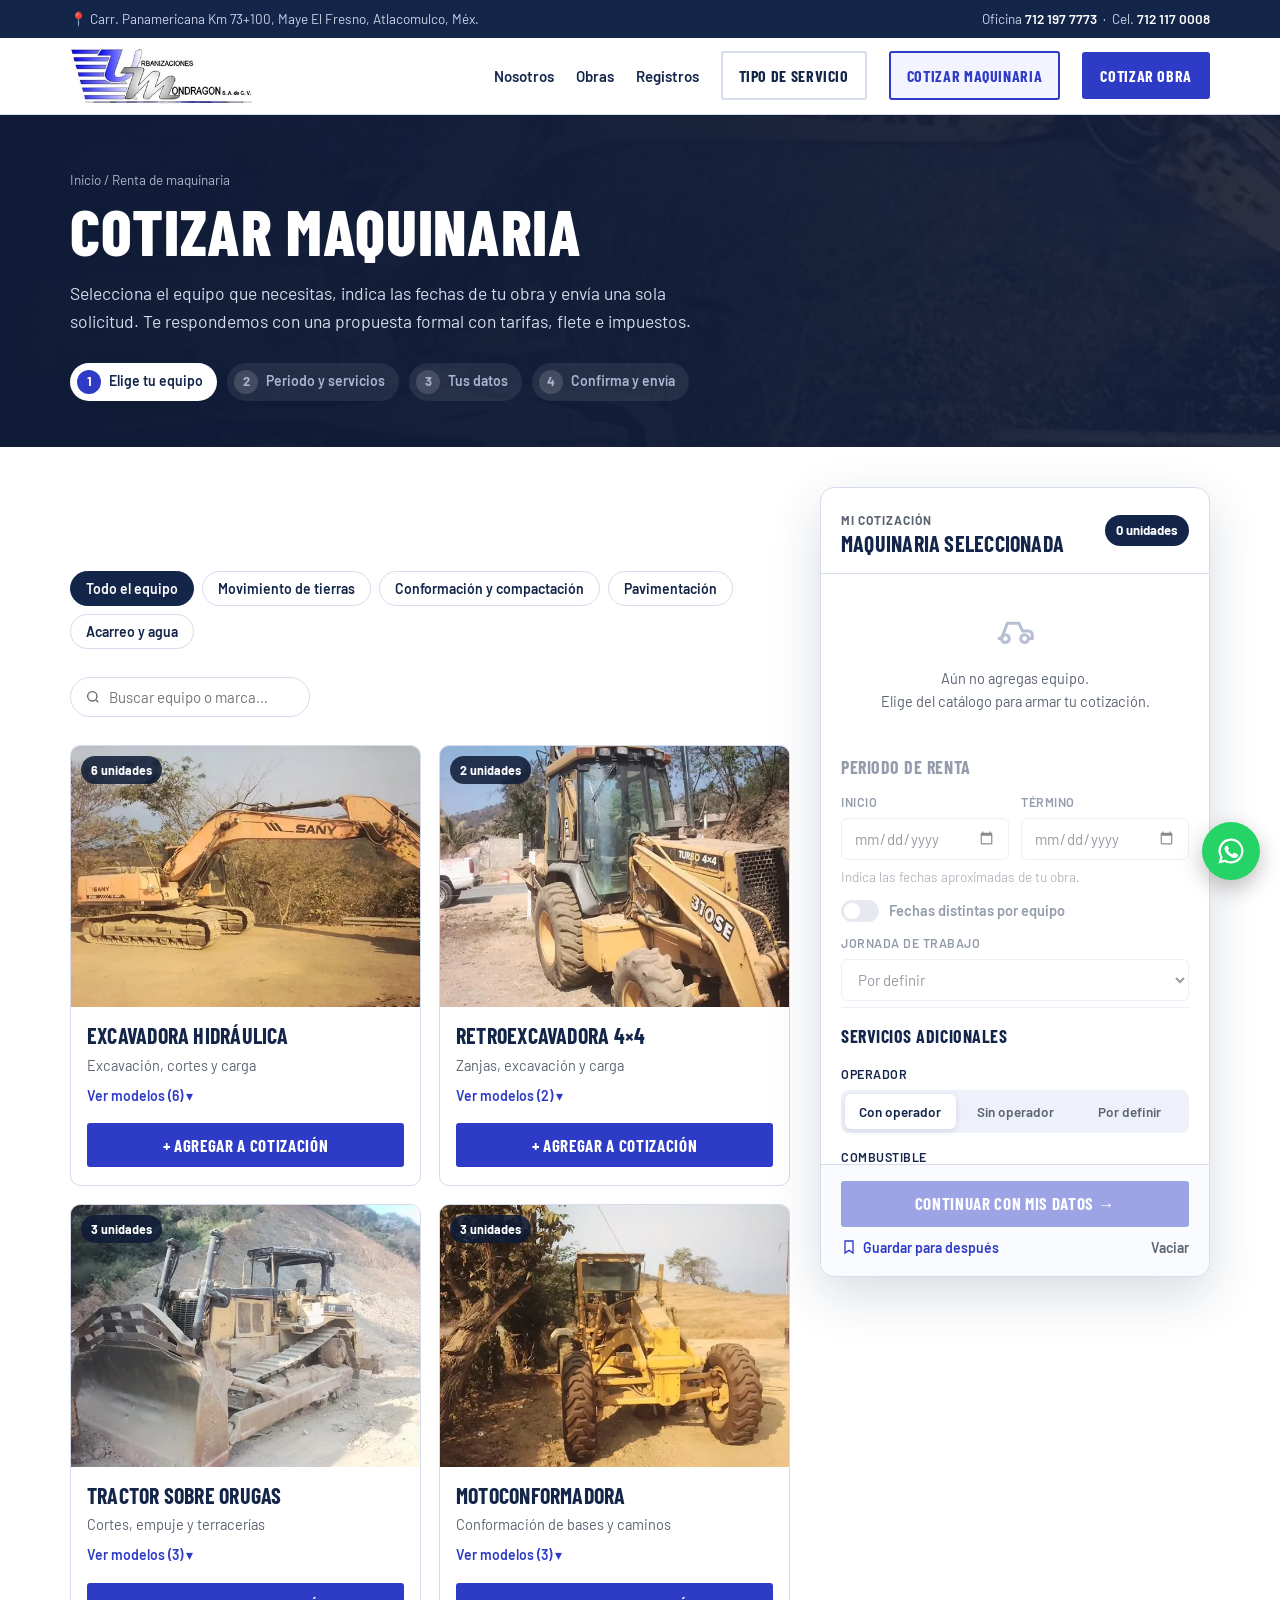
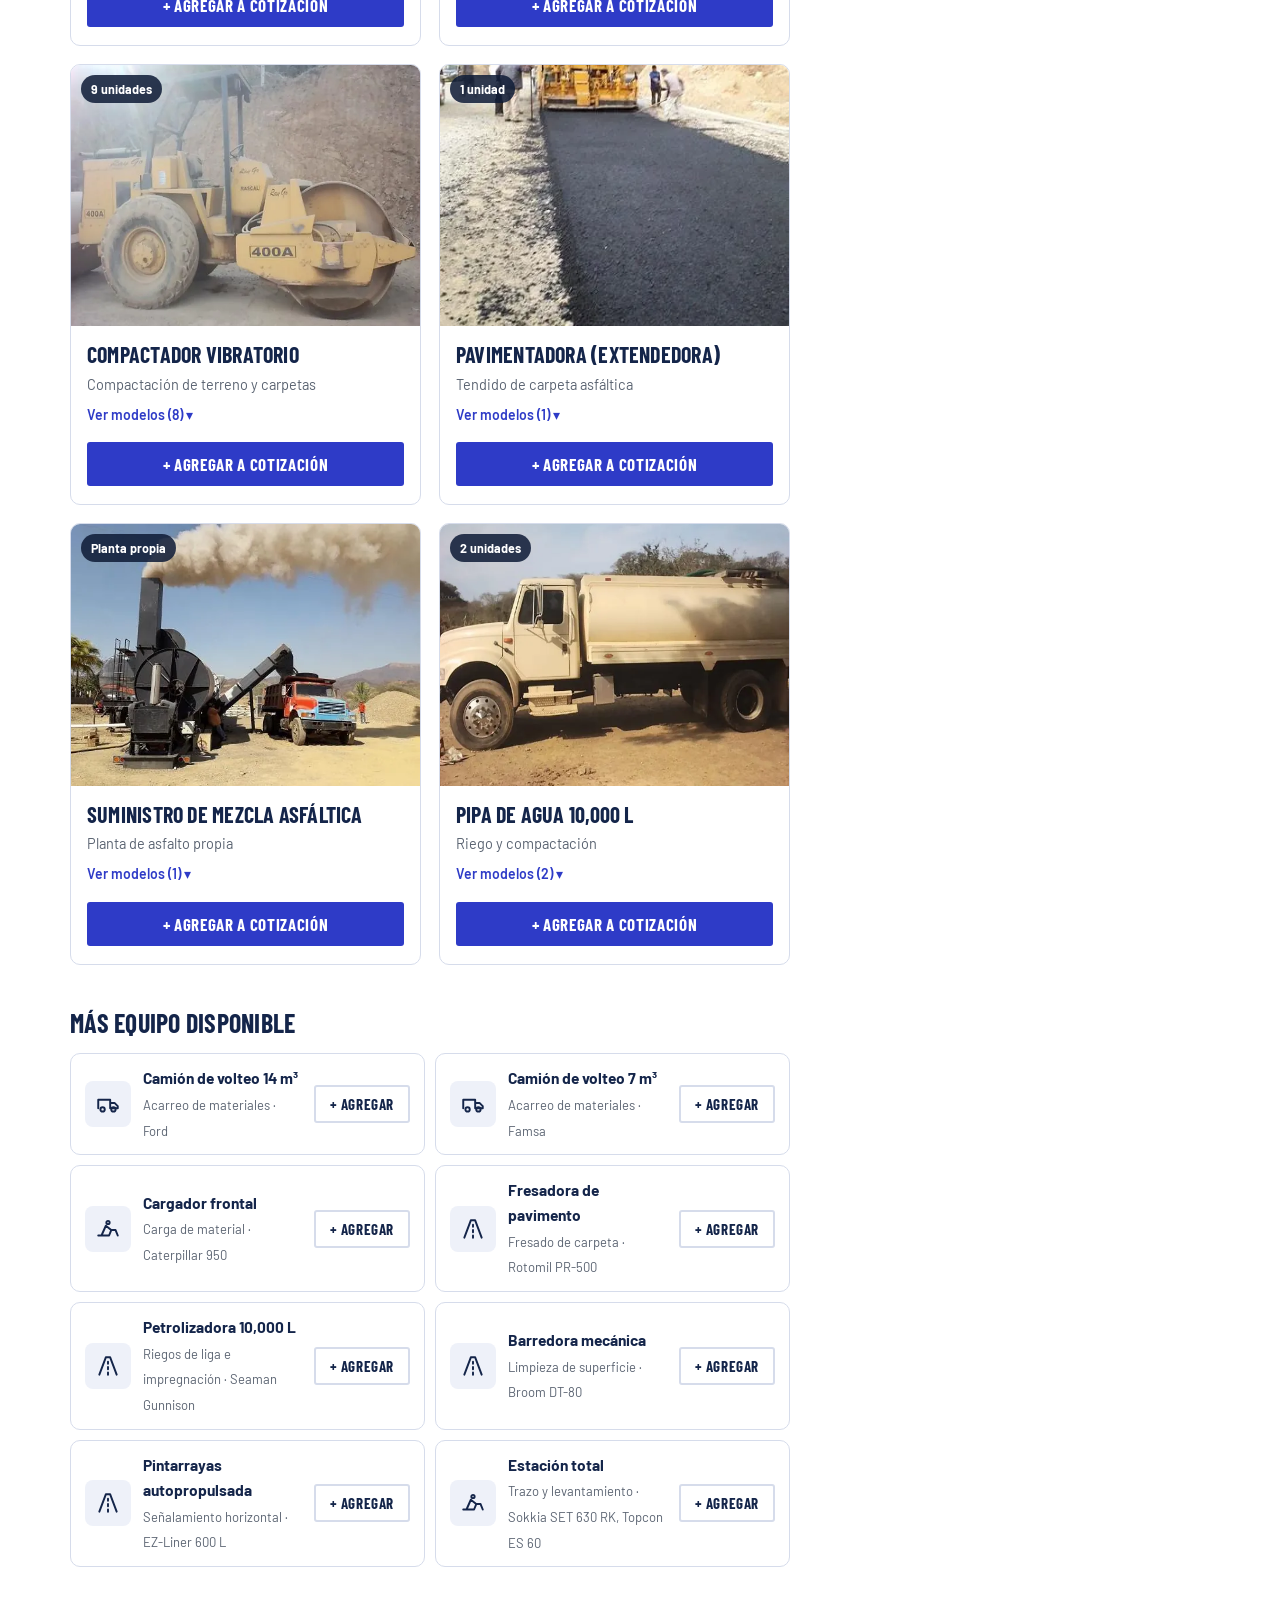
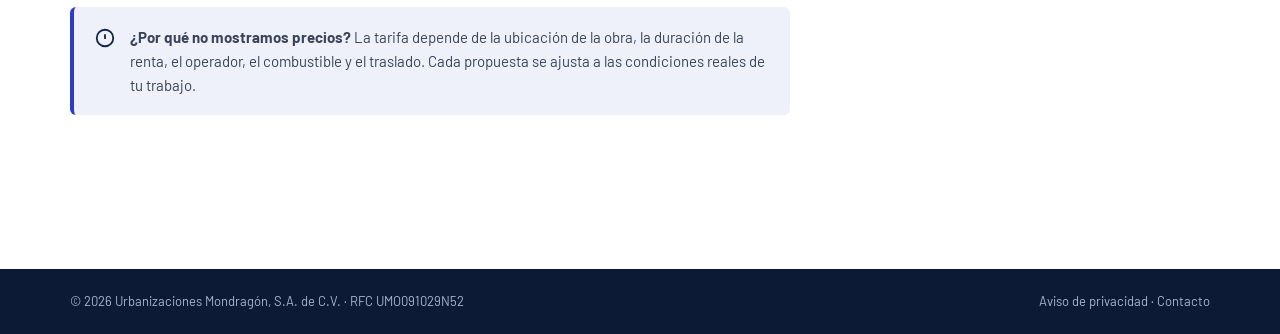
<file: maquinaria.html>
<!doctype html>
<html lang="es">
<head>
<meta charset="utf-8">
<meta name="viewport" content="width=device-width, initial-scale=1">
<title>Cotizar maquinaria · Urbanizaciones Mondragón</title>
<meta name="description" content="Renta de maquinaria pesada en el Estado de México: excavadoras, retroexcavadoras, motoconformadoras, compactadores, pipas y más. Arma tu cotización en línea.">
<link rel="preconnect" href="https://fonts.googleapis.com">
<link href="https://fonts.googleapis.com/css2?family=Barlow+Condensed:wght@600;700;800&family=Barlow:wght@400;500;600;700&display=swap" rel="stylesheet">
<link rel="stylesheet" href="css/estilos.css">
<link rel="stylesheet" href="css/plataforma.css">
</head>
<body class="pg-maq">

<div class="topbar"><div class="wrap">
  <span>📍 Carr. Panamericana Km 73+100, Maye El Fresno, Atlacomulco, Méx.</span>
  <span>Oficina <a href="tel:+527121977773"><b>712 197 7773</b></a> &nbsp;·&nbsp; Cel. <a href="tel:+527121170008"><b>712 117 0008</b></a></span>
</div></div>

<header class="nav"><div class="wrap">
  <a href="index.html" class="brand"><img class="logo-img" src="img/logo/logo-umo.png" alt="Urbanizaciones Mondragón, S.A. de C.V."></a>
  <nav>
    <button class="menu-btn" aria-label="Menú" aria-expanded="false">☰</button>
    <ul id="menu">
      <li><a href="index.html#nosotros">Nosotros</a></li>
      <li><a href="index.html#obras">Obras</a></li>
      <li><a href="index.html#registros">Registros</a></li>
      <li><a href="servicios.html" class="btn line">Tipo de servicio</a></li>
      <li><a href="maquinaria.html" class="btn line on" aria-current="page">Cotizar maquinaria <span class="badge-n" data-badge-maq hidden>0</span></a></li>
      <li><a href="index.html#contacto" class="btn">Cotizar obra</a></li>
    </ul>
  </nav>
</div></header>

<!-- ENCABEZADO -->
<section class="page-hero">
  <div class="page-hero-bg" style="background-image:url('img/maquinaria/excavadoras.webp')"></div>
  <div class="wrap">
    <div class="crumbs"><a href="index.html">Inicio</a> / <span>Renta de maquinaria</span></div>
    <h1>Cotizar maquinaria</h1>
    <p>Selecciona el equipo que necesitas, indica las fechas de tu obra y envía una sola solicitud. Te respondemos con una propuesta formal con tarifas, flete e impuestos.</p>
    <ol class="steps">
      <li class="on"><b>1</b>Elige tu equipo</li>
      <li><b>2</b>Periodo y servicios</li>
      <li><b>3</b>Tus datos</li>
      <li><b>4</b>Confirma y envía</li>
    </ol>
  </div>
</section>

<main class="wrap maq-layout">

  <!-- CATÁLOGO -->
  <section class="catalogo" aria-label="Catálogo de maquinaria">
    <div class="cat-tools">
      <div class="chips" id="cat-filtros" role="tablist"></div>
      <label class="buscar"><svg width="18" height="18" fill="none" stroke="currentColor" stroke-width="2" viewBox="0 0 24 24"><circle cx="11" cy="11" r="7"/><path d="M20 20l-3.5-3.5"/></svg>
        <input id="cat-buscar" type="search" placeholder="Buscar equipo o marca…" aria-label="Buscar equipo"></label>
    </div>

    <div class="restore" id="restore" hidden></div>

    <div class="maq-grid" id="maq-grid"></div>

    <h2 class="sub-h">Más equipo disponible</h2>
    <div class="extra-list" id="maq-extra"></div>

    <div class="aviso-precios">
      <svg width="22" height="22" fill="none" stroke="currentColor" stroke-width="2" viewBox="0 0 24 24"><circle cx="12" cy="12" r="9"/><path d="M12 8v5M12 16h.01"/></svg>
      <p><b>¿Por qué no mostramos precios?</b> La tarifa depende de la ubicación de la obra, la duración de la renta, el operador, el combustible y el traslado. Cada propuesta se ajusta a las condiciones reales de tu trabajo.</p>
    </div>

    <section class="mis-sol" id="mis-solicitudes" hidden>
      <h2 class="sub-h">Mis solicitudes</h2>
      <div id="lista-solicitudes"></div>
    </section>
  </section>

  <!-- CARRITO -->
  <aside class="carrito" id="carrito" aria-label="Mi cotización">
    <div class="car-head">
      <div><small>Mi cotización</small><h3>Maquinaria seleccionada</h3></div>
      <span class="car-count" id="car-count">0 unidades</span>
      <button class="car-close" id="car-close" aria-label="Cerrar">×</button>
    </div>

    <div class="car-body">
      <div id="car-items"></div>
      <div class="car-empty" id="car-empty">
        <svg width="46" height="46" fill="none" stroke="currentColor" stroke-width="1.6" viewBox="0 0 24 24"><path d="M3 17h2l3-8h6l2 4h3a2 2 0 012 2v2h-2"/><circle cx="7" cy="17" r="2"/><circle cx="17" cy="17" r="2"/></svg>
        <p>Aún no agregas equipo.<br>Elige del catálogo para armar tu cotización.</p>
      </div>

      <div class="car-sec" id="sec-periodo">
        <h4>Periodo de renta</h4>
        <div class="row2">
          <label>Inicio<input type="date" id="f-ini"></label>
          <label>Término<input type="date" id="f-fin"></label>
        </div>
        <p class="hint" id="dur"></p>
        <label class="switch"><input type="checkbox" id="fechas-ind"><span></span>Fechas distintas por equipo</label>
        <label class="lbl">Jornada de trabajo
          <select id="jornada">
            <option value="">Por definir</option>
            <option>8 horas por día</option><option>10 horas por día</option><option>12 horas por día</option><option>24 horas (doble turno)</option>
          </select></label>
      </div>

      <div class="car-sec">
        <h4>Servicios adicionales</h4>
        <div class="lbl">Operador</div>
        <div class="seg" data-name="operador">
          <button type="button" data-v="Con operador" class="on">Con operador</button>
          <button type="button" data-v="Sin operador">Sin operador</button>
          <button type="button" data-v="Por definir">Por definir</button>
        </div>
        <div class="lbl">Combustible</div>
        <div class="seg" data-name="combustible">
          <button type="button" data-v="Incluido">Incluido</button>
          <button type="button" data-v="Por cuenta del cliente">Lo pone el cliente</button>
          <button type="button" data-v="Por definir" class="on">Por definir</button>
        </div>
        <label class="check"><input type="checkbox" id="traslado"><span>Solicitar traslado de maquinaria a la obra</span></label>
        <div class="traslado-box" id="traslado-box" hidden>
          <div class="row2">
            <label>Municipio *<input id="t-mun" placeholder="Ej. Atlacomulco"></label>
            <label>Localidad<input id="t-loc" placeholder="Ej. San Juan de los Jarros"></label>
          </div>
          <label>Ubicación en Google Maps<input id="t-maps" placeholder="Pega aquí el enlace de la ubicación"></label>
          <button type="button" class="link-btn" id="t-geo">
            <svg width="16" height="16" fill="none" stroke="currentColor" stroke-width="2" viewBox="0 0 24 24"><circle cx="12" cy="12" r="3"/><path d="M12 2v3M12 19v3M2 12h3M19 12h3"/></svg>
            Usar mi ubicación actual</button>
          <p class="hint">El flete se cotiza de ida y regreso según la distancia y el tipo de equipo.</p>
        </div>
      </div>
    </div>

    <div class="car-foot">
      <button class="btn full" id="btn-continuar" disabled>Continuar con mis datos →</button>
      <div class="car-actions">
        <button type="button" class="link-btn" id="btn-guardar">
          <svg width="16" height="16" fill="none" stroke="currentColor" stroke-width="2" viewBox="0 0 24 24"><path d="M6 3h12v18l-6-4-6 4z"/></svg>Guardar para después</button>
        <button type="button" class="link-btn muted" id="btn-vaciar">Vaciar</button>
      </div>
    </div>
  </aside>
</main>

<!-- Barra inferior en celular -->
<button class="car-bar" id="car-bar" hidden>
  <span><b id="bar-n">0</b> unidades en tu cotización</span><span class="bar-cta">Ver cotización ↑</span>
</button>
<div class="velo" id="velo" hidden></div>

<!-- ASISTENTE: datos, resumen y confirmación -->
<dialog class="wizard" id="wizard" aria-labelledby="wz-title">
  <form method="dialog" class="wz-x"><button aria-label="Cerrar">×</button></form>

  <!-- Paso 3 -->
  <section class="wz-step" data-step="3">
    <div class="wz-top"><span class="pill">Paso 3 de 4</span><h2 id="wz-title">Tus datos</h2><p>Para enviarte la propuesta formal.</p></div>
    <form id="form-datos" novalidate>
      <div class="row2">
        <label>Nombre completo *<input name="nombre" required autocomplete="name"></label>
        <label>Empresa o dependencia<input name="empresa" autocomplete="organization" placeholder="Opcional"></label>
      </div>
      <div class="row2">
        <label>Teléfono *<input name="telefono" type="tel" required pattern="[0-9 +()-]{10,18}" autocomplete="tel" placeholder="10 dígitos"></label>
        <label>Correo *<input name="correo" type="email" required autocomplete="email"></label>
      </div>
      <div class="row2">
        <label>Tipo de cliente
          <select name="tipo"><option>Particular</option><option>Empresa privada</option><option>Constructora</option><option>Dependencia de gobierno</option></select></label>
        <label>Requiere factura
          <select name="factura"><option>Sí</option><option>No</option></select></label>
      </div>
      <label>Nombre o descripción de la obra<input name="obra" placeholder="Ej. Pavimentación de calle principal, 300 m"></label>
      <label>Comentarios<textarea name="comentarios" rows="3" placeholder="Horarios de acceso, condiciones del terreno, etc."></textarea></label>
      <div class="wz-btns">
        <button type="button" class="btn outline" data-close>← Seguir eligiendo</button>
        <button type="submit" class="btn">Revisar solicitud →</button>
      </div>
    </form>
  </section>

  <!-- Paso 4 -->
  <section class="wz-step" data-step="4" hidden>
    <div class="wz-top"><span class="pill">Paso 4 de 4</span><h2>Revisa tu solicitud</h2><p>Confirma cantidades, fechas, servicios y ubicación antes de enviar.</p></div>
    <div id="resumen" class="resumen"></div>
    <label class="check"><input type="checkbox" id="acepto"><span>Acepto el <a href="aviso-privacidad.html" target="_blank">aviso de privacidad</a>.</span></label>
    <p class="note" id="wz-msg"></p>
    <div class="wz-btns">
      <button type="button" class="btn outline" data-goto="3">← Editar datos</button>
      <button type="button" class="btn wa-btn" id="enviar-wa">Enviar por WhatsApp</button>
      <button type="button" class="btn" id="enviar-correo">Enviar solicitud</button>
    </div>
  </section>

  <!-- Listo -->
  <section class="wz-step" data-step="5" hidden>
    <div class="ok-box">
      <div class="ok-ic"><svg width="36" height="36" fill="none" stroke="currentColor" stroke-width="2.5" viewBox="0 0 24 24"><path d="M5 12l5 5L20 7"/></svg></div>
      <small>Folio</small>
      <div class="folio" id="ok-folio">UM-RM-0000</div>
      <span class="estado">Cotización solicitada</span>
      <p>Recibimos tu solicitud. Un asesor la revisará y te enviará una <b>propuesta formal en PDF</b> con tarifas, condiciones de renta, flete e impuestos.</p>
      <ol class="timeline">
        <li class="done">Solicitud enviada</li>
        <li>En revisión</li>
        <li>Propuesta en PDF</li>
      </ol>
      <div class="wz-btns center">
        <button type="button" class="btn outline" id="ok-print">Descargar comprobante</button>
        <button type="button" class="btn" id="ok-nueva">Nueva cotización</button>
      </div>
    </div>
  </section>
</dialog>

<!-- Comprobante para imprimir -->
<div id="print-area" class="print-only"></div>

<footer><div class="wrap">
  <div class="legal"><span>© 2026 Urbanizaciones Mondragón, S.A. de C.V. · RFC UMO091029N52</span><span><a href="aviso-privacidad.html">Aviso de privacidad</a> · <a href="index.html#contacto">Contacto</a></span></div>
</div></footer>

<a class="wa" href="https://wa.me/527121170008?text=Hola%2C%20quiero%20cotizar%20renta%20de%20maquinaria." target="_blank" rel="noopener" aria-label="WhatsApp"><svg width="30" height="30" viewBox="0 0 24 24" fill="#fff"><path d="M12 2a10 10 0 00-8.6 15.1L2 22l5-1.3A10 10 0 1012 2zm0 18.2c-1.5 0-3-.4-4.2-1.2l-.3-.2-3 .8.8-2.9-.2-.3A8.2 8.2 0 1112 20.2zm4.5-6.1c-.2-.1-1.5-.7-1.7-.8s-.4-.1-.6.1-.7.8-.8 1-.3.2-.5.1a6.7 6.7 0 01-3.3-2.9c-.2-.4.2-.4.7-1.3.1-.2 0-.3 0-.4l-.8-1.8c-.2-.5-.4-.4-.6-.4h-.5a1 1 0 00-.7.3 3 3 0 00-.9 2.2 5.2 5.2 0 001.1 2.7 11.8 11.8 0 004.5 4c1.7.7 2.3.8 3.2.6a2.7 2.7 0 001.8-1.3 2.2 2.2 0 00.2-1.3c-.1-.1-.3-.2-.5-.3z"/></svg></a>

<script src="js/comun.js"></script>
<script src="js/datos-maquinaria.js"></script>
<script src="js/maquinaria.js"></script>
</body>
</html>
</file>
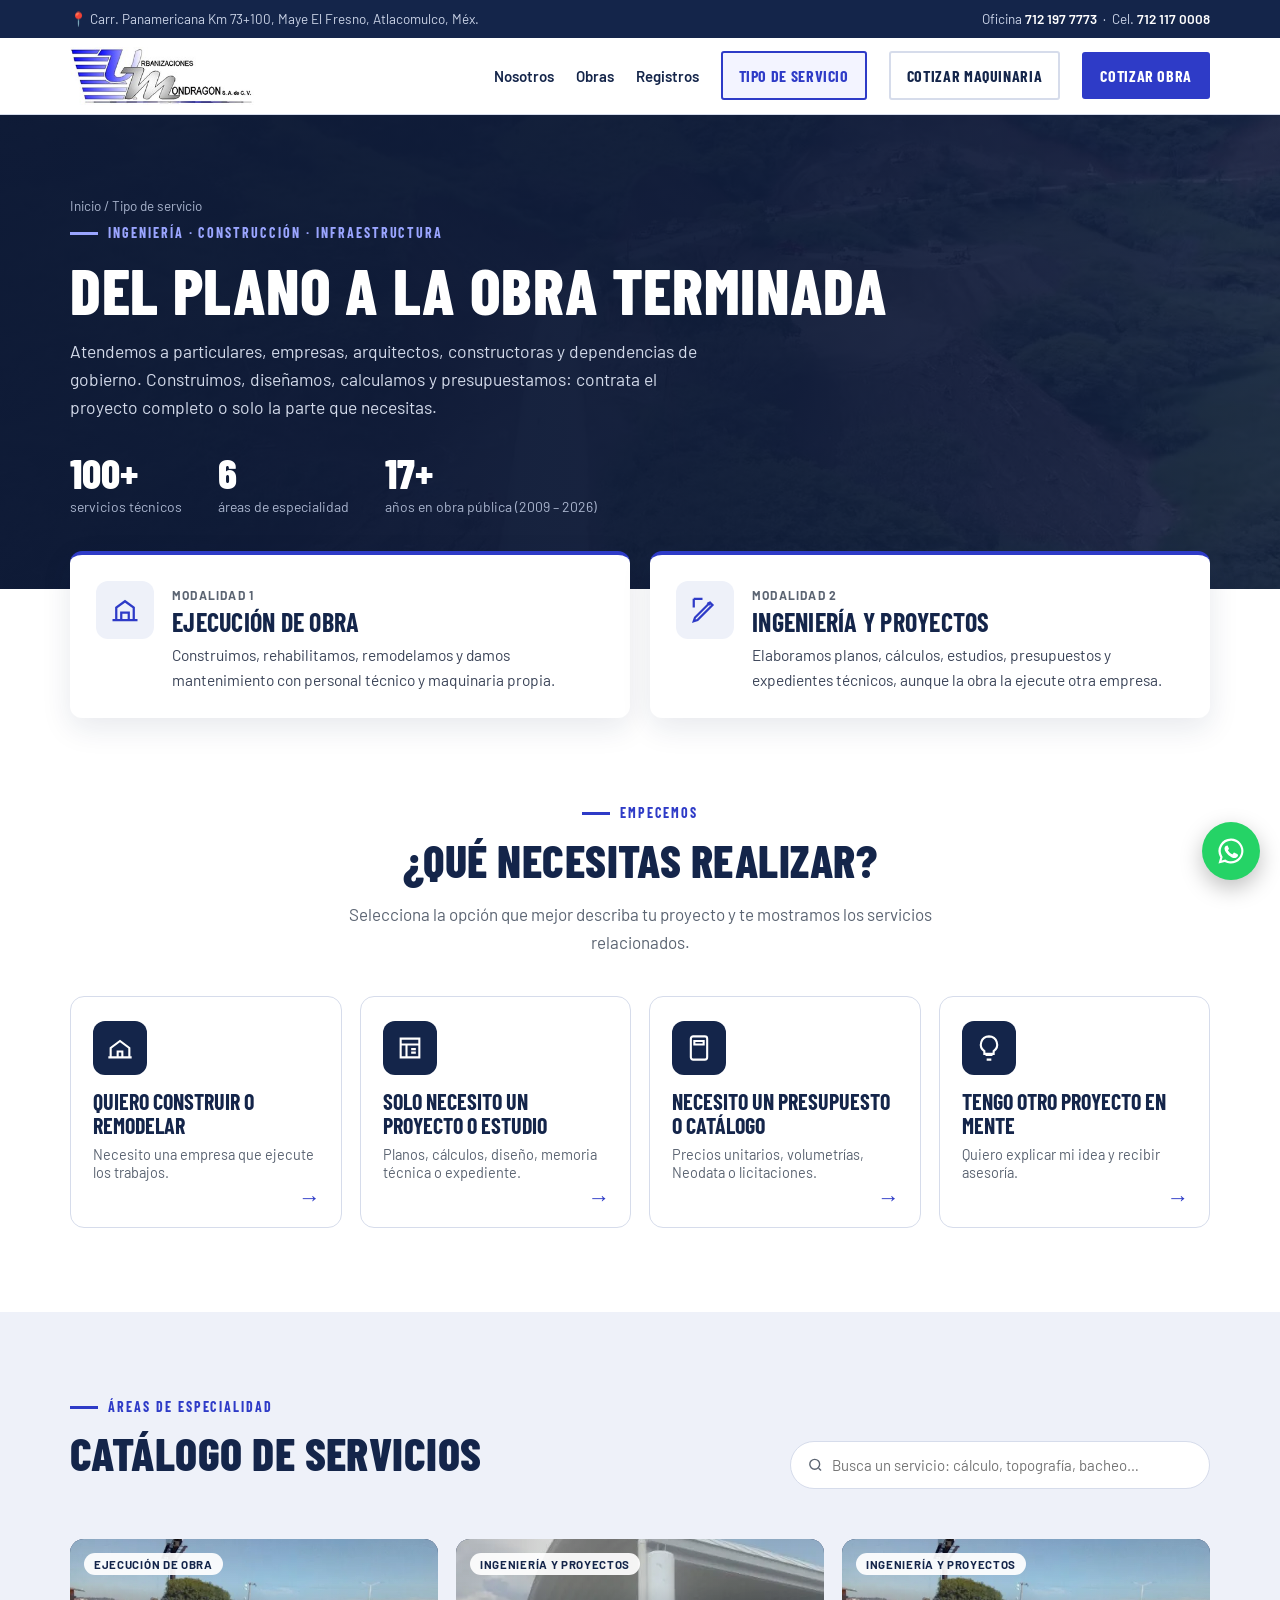
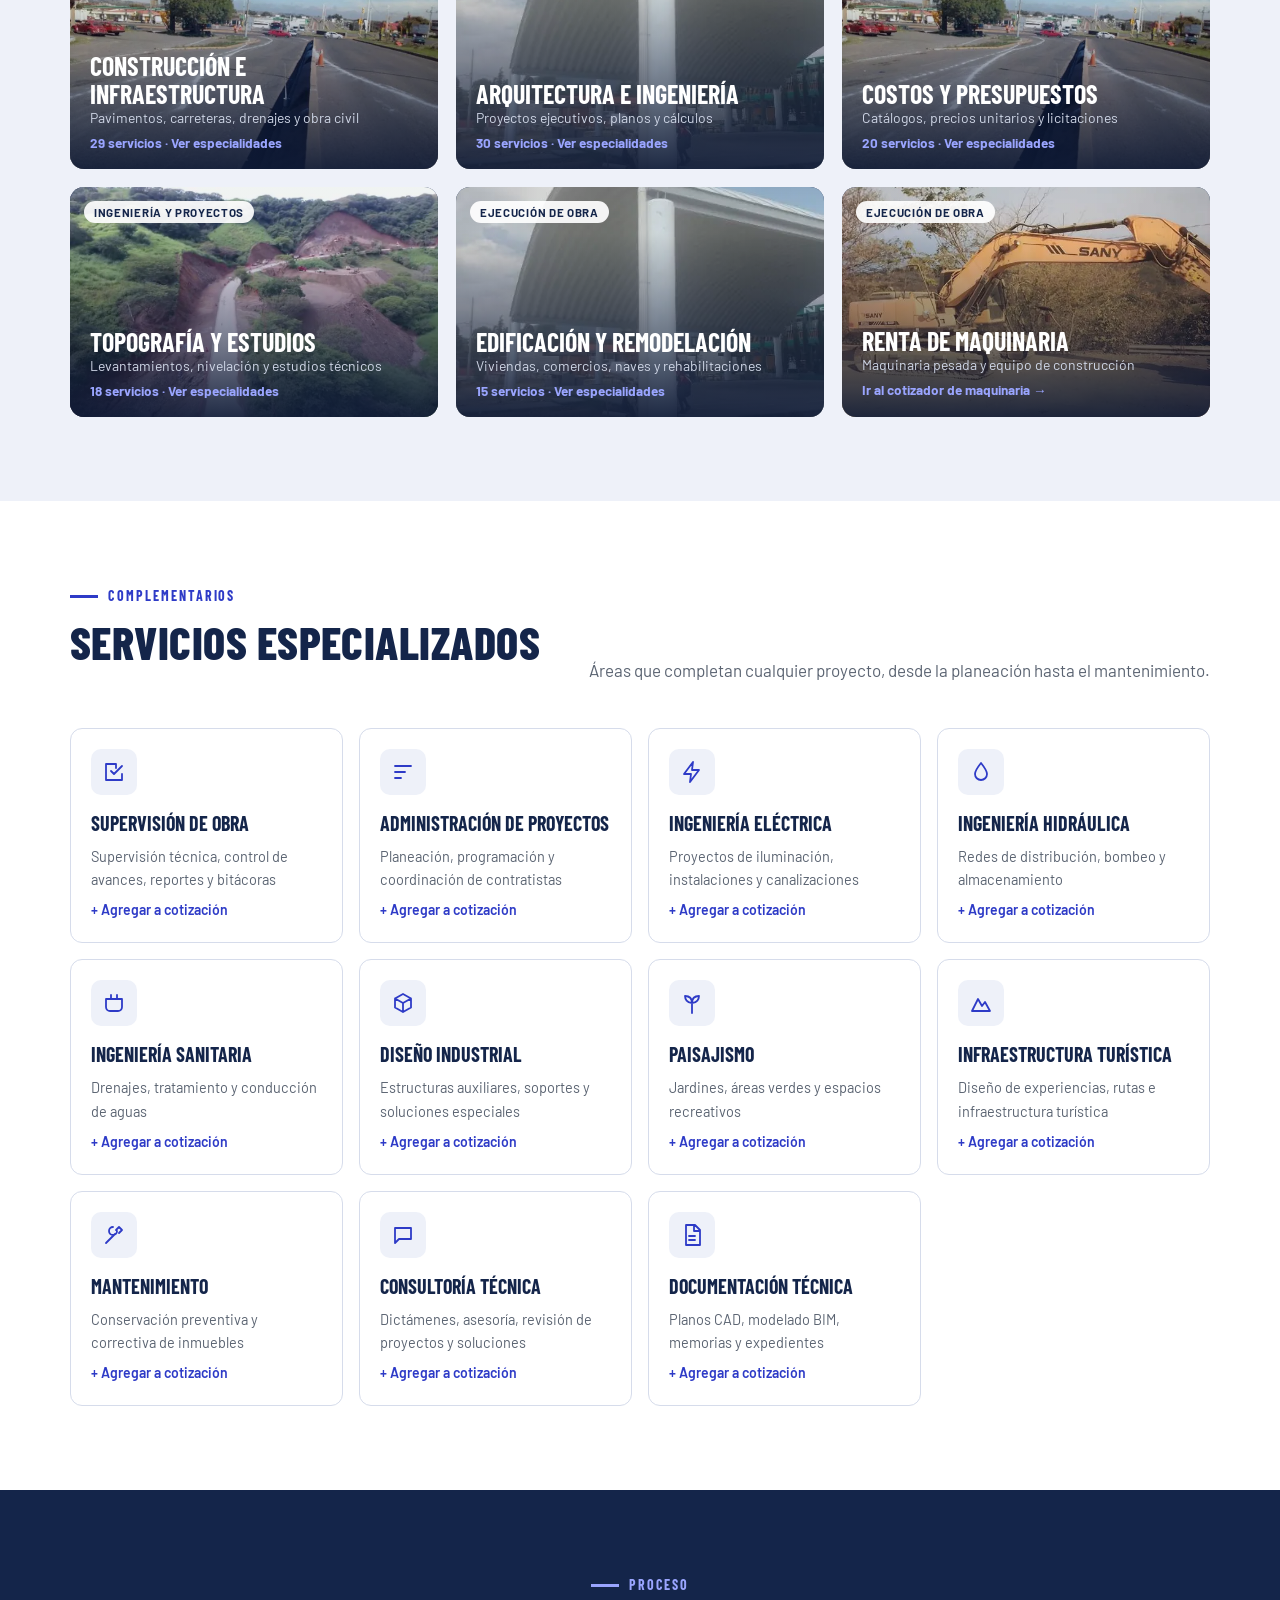
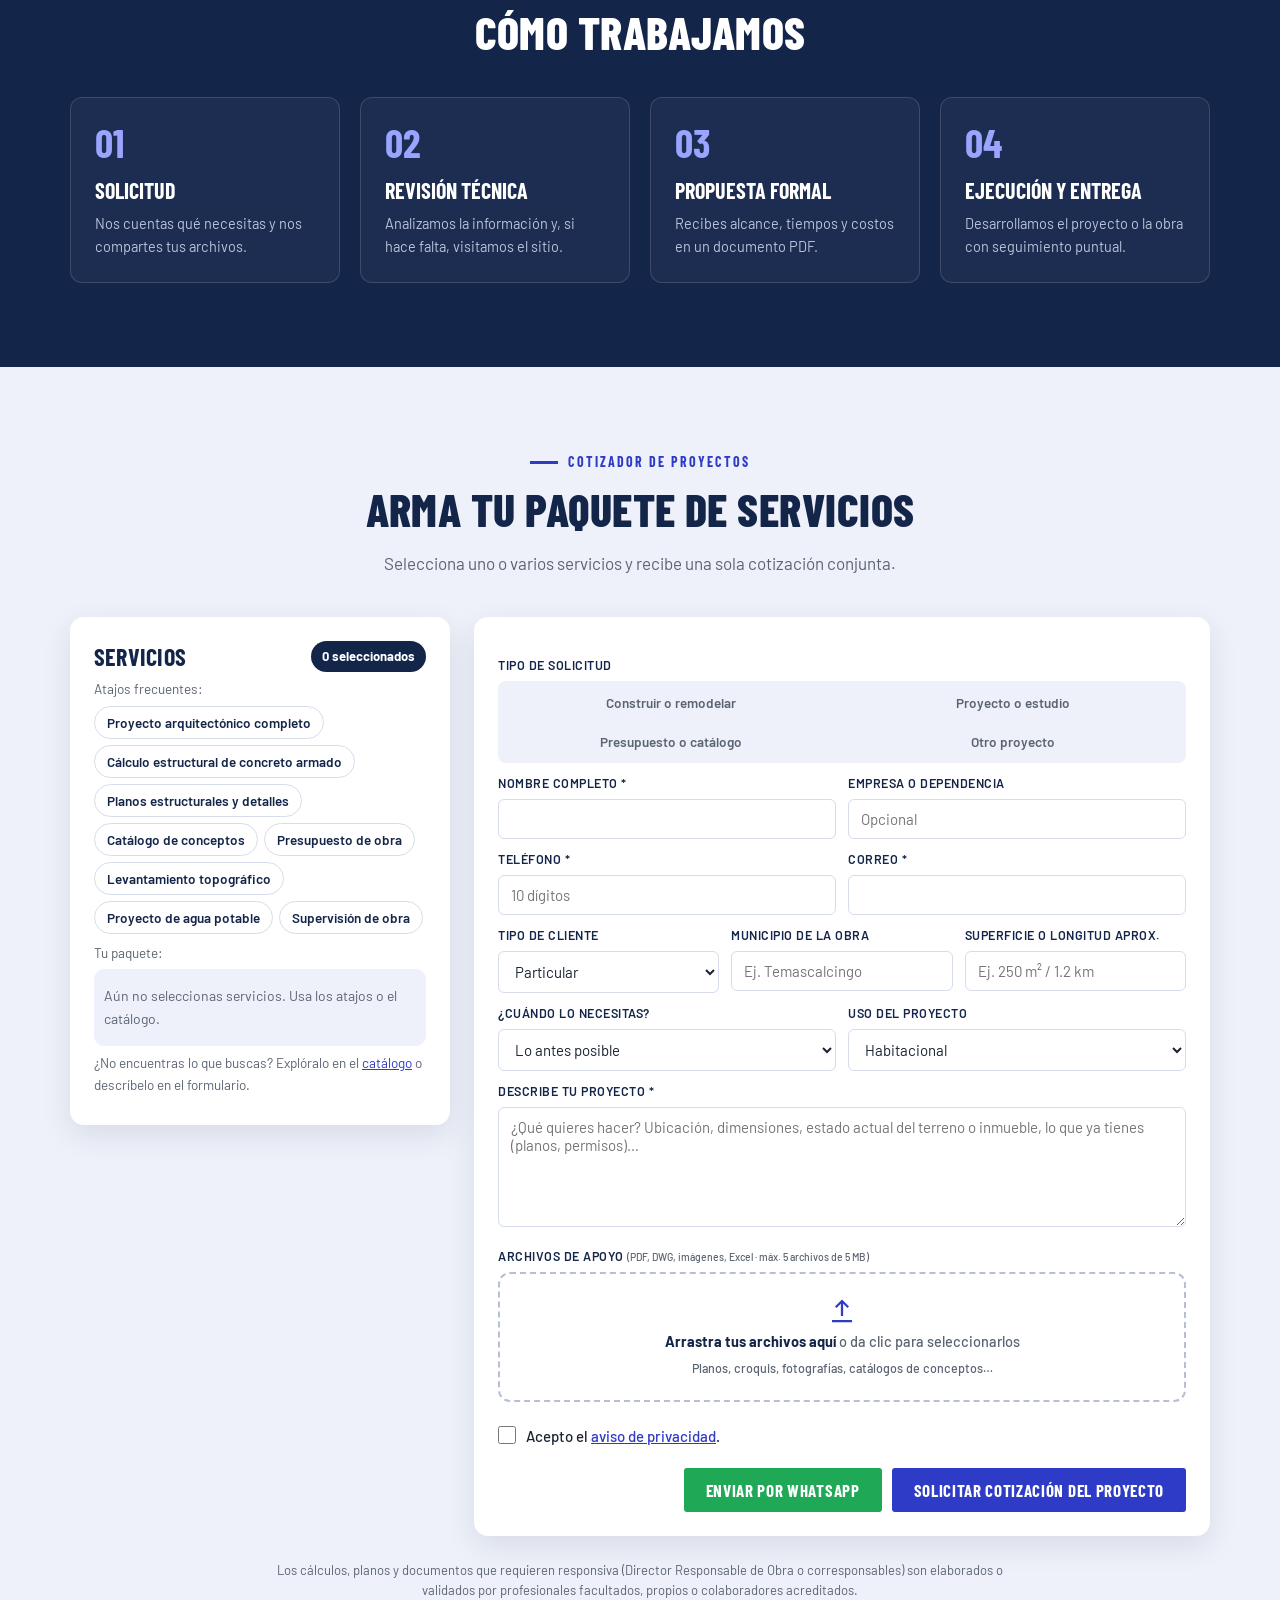
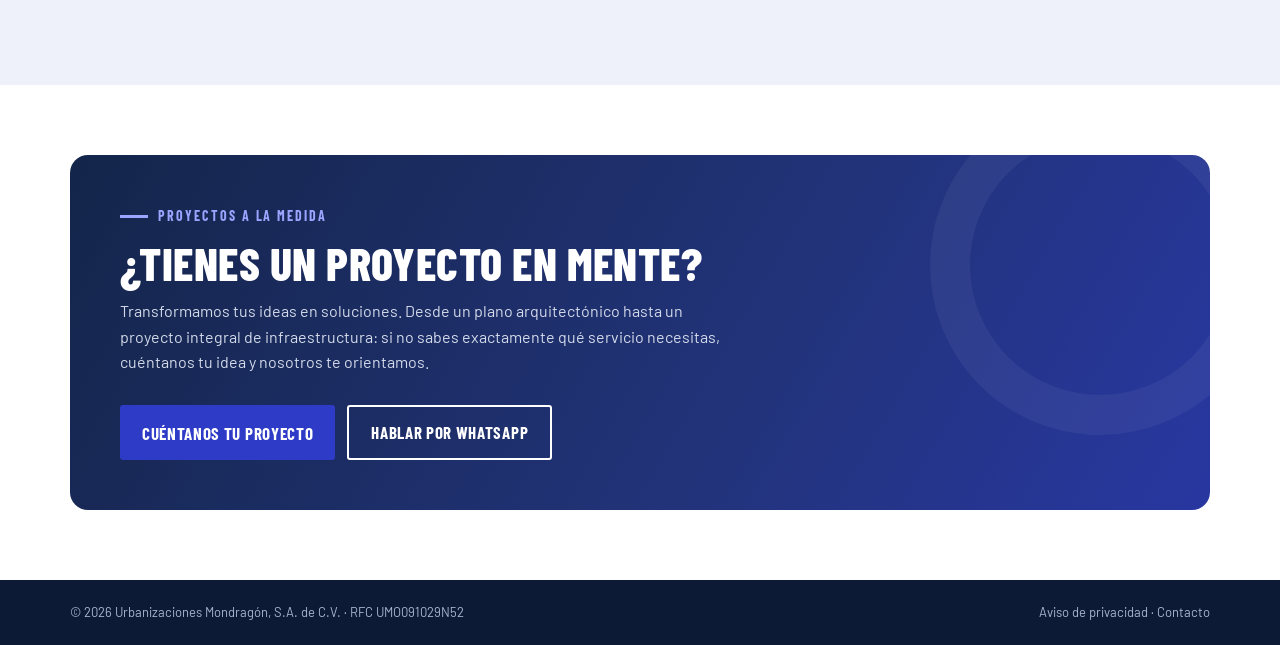
<file: servicios.html>
<!doctype html>
<html lang="es">
<head>
<meta charset="utf-8">
<meta name="viewport" content="width=device-width, initial-scale=1">
<title>Tipo de servicio · Urbanizaciones Mondragón</title>
<meta name="description" content="Ingeniería, arquitectura, construcción, presupuestos, topografía y renta de maquinaria. Encuentra el servicio que necesitas y arma tu cotización en línea.">
<link rel="preconnect" href="https://fonts.googleapis.com">
<link href="https://fonts.googleapis.com/css2?family=Barlow+Condensed:wght@600;700;800&family=Barlow:wght@400;500;600;700&display=swap" rel="stylesheet">
<link rel="stylesheet" href="css/estilos.css">
<link rel="stylesheet" href="css/plataforma.css">
</head>
<body class="pg-serv">

<div class="topbar"><div class="wrap">
  <span>📍 Carr. Panamericana Km 73+100, Maye El Fresno, Atlacomulco, Méx.</span>
  <span>Oficina <a href="tel:+527121977773"><b>712 197 7773</b></a> &nbsp;·&nbsp; Cel. <a href="tel:+527121170008"><b>712 117 0008</b></a></span>
</div></div>

<header class="nav"><div class="wrap">
  <a href="index.html" class="brand"><img class="logo-img" src="img/logo/logo-umo.png" alt="Urbanizaciones Mondragón, S.A. de C.V."></a>
  <nav>
    <button class="menu-btn" aria-label="Menú" aria-expanded="false">☰</button>
    <ul id="menu">
      <li><a href="index.html#nosotros">Nosotros</a></li>
      <li><a href="index.html#obras">Obras</a></li>
      <li><a href="index.html#registros">Registros</a></li>
      <li><a href="servicios.html" class="btn line on" aria-current="page">Tipo de servicio</a></li>
      <li><a href="maquinaria.html" class="btn line">Cotizar maquinaria <span class="badge-n" data-badge-maq hidden>0</span></a></li>
      <li><a href="index.html#contacto" class="btn">Cotizar obra</a></li>
    </ul>
  </nav>
</div></header>

<!-- ENCABEZADO -->
<section class="page-hero tall">
  <div class="page-hero-bg" style="background-image:url('img/portada/portada-poster.webp')"></div>
  <div class="wrap">
    <div class="crumbs"><a href="index.html">Inicio</a> / <span>Tipo de servicio</span></div>
    <div class="eyebrow light">Ingeniería · Construcción · Infraestructura</div>
    <h1>Del plano a la obra terminada</h1>
    <p>Atendemos a particulares, empresas, arquitectos, constructoras y dependencias de gobierno. Construimos, diseñamos, calculamos y presupuestamos: contrata el proyecto completo o solo la parte que necesitas.</p>
    <div class="hero-kpis">
      <div><b>100+</b><span>servicios técnicos</span></div>
      <div><b>6</b><span>áreas de especialidad</span></div>
      <div><b>17+</b><span>años en obra pública (2009 – 2026)</span></div>
    </div>
  </div>
</section>

<!-- DOS MODALIDADES -->
<section class="modalidades"><div class="wrap">
  <article class="modo">
    <div class="modo-ic"><svg width="30" height="30" fill="none" stroke="currentColor" stroke-width="1.8" viewBox="0 0 24 24"><path d="M2 20h20M5 20V10l7-5 7 5v10M9 20v-6h6v6"/></svg></div>
    <div><small>Modalidad 1</small><h3>Ejecución de obra</h3>
      <p>Construimos, rehabilitamos, remodelamos y damos mantenimiento con personal técnico y maquinaria propia.</p></div>
  </article>
  <article class="modo">
    <div class="modo-ic"><svg width="30" height="30" fill="none" stroke="currentColor" stroke-width="1.8" viewBox="0 0 24 24"><path d="M3 21l3-1 12-12-2-2L4 18zM14 6l2 2M3 3h7M3 3v7"/></svg></div>
    <div><small>Modalidad 2</small><h3>Ingeniería y proyectos</h3>
      <p>Elaboramos planos, cálculos, estudios, presupuestos y expedientes técnicos, aunque la obra la ejecute otra empresa.</p></div>
  </article>
</div></section>

<!-- ¿QUÉ NECESITAS? -->
<section id="que-necesitas"><div class="wrap">
  <div class="center-head">
    <div class="eyebrow">Empecemos</div>
    <h2 class="h2">¿Qué necesitas realizar?</h2>
    <p class="lead">Selecciona la opción que mejor describa tu proyecto y te mostramos los servicios relacionados.</p>
  </div>
  <div class="intents" id="intents">
    <button class="intent" data-intent="obra">
      <span class="in-ic"><svg width="28" height="28" fill="none" stroke="currentColor" stroke-width="1.8" viewBox="0 0 24 24"><path d="M2 20h20M4 20v-8l8-6 8 6v8M10 20v-5h4v5"/></svg></span>
      <b>Quiero construir o remodelar</b><span>Necesito una empresa que ejecute los trabajos.</span><i>→</i></button>
    <button class="intent" data-intent="proyecto">
      <span class="in-ic"><svg width="28" height="28" fill="none" stroke="currentColor" stroke-width="1.8" viewBox="0 0 24 24"><path d="M4 4h16v16H4zM4 9h16M9 9v11M13 13h4M13 16h4"/></svg></span>
      <b>Solo necesito un proyecto o estudio</b><span>Planos, cálculos, diseño, memoria técnica o expediente.</span><i>→</i></button>
    <button class="intent" data-intent="presupuesto">
      <span class="in-ic"><svg width="28" height="28" fill="none" stroke="currentColor" stroke-width="1.8" viewBox="0 0 24 24"><rect x="5" y="2" width="14" height="20" rx="2"/><path d="M8 6h8v3H8zM8 13h.01M12 13h.01M16 13h.01M8 17h.01M12 17h.01M16 17h.01"/></svg></span>
      <b>Necesito un presupuesto o catálogo</b><span>Precios unitarios, volumetrías, Neodata o licitaciones.</span><i>→</i></button>
    <button class="intent" data-intent="otro">
      <span class="in-ic"><svg width="28" height="28" fill="none" stroke="currentColor" stroke-width="1.8" viewBox="0 0 24 24"><path d="M9 18h6M10 22h4M12 2a7 7 0 00-4 12.7V17h8v-2.3A7 7 0 0012 2z"/></svg></span>
      <b>Tengo otro proyecto en mente</b><span>Quiero explicar mi idea y recibir asesoría.</span><i>→</i></button>
  </div>
</div></section>

<!-- ÁREAS DE ESPECIALIDAD -->
<section class="bg-sky" id="areas"><div class="wrap">
  <div class="head-row">
    <div><div class="eyebrow">Áreas de especialidad</div><h2 class="h2">Catálogo de servicios</h2></div>
    <label class="buscar big"><svg width="18" height="18" fill="none" stroke="currentColor" stroke-width="2" viewBox="0 0 24 24"><circle cx="11" cy="11" r="7"/><path d="M20 20l-3.5-3.5"/></svg>
      <input id="serv-buscar" type="search" placeholder="Busca un servicio: cálculo, topografía, bacheo…" aria-label="Buscar servicio"></label>
  </div>

  <div class="areas" id="areas-grid"></div>

  <div class="detalle" id="detalle" hidden></div>
  <div class="resultados" id="resultados" hidden></div>
</div></section>

<!-- ESPECIALIZADOS -->
<section><div class="wrap">
  <div class="head-row">
    <div><div class="eyebrow">Complementarios</div><h2 class="h2">Servicios especializados</h2></div>
    <p class="lead">Áreas que completan cualquier proyecto, desde la planeación hasta el mantenimiento.</p>
  </div>
  <div class="esp-grid" id="esp-grid"></div>
</div></section>

<!-- CÓMO TRABAJAMOS -->
<section class="proceso"><div class="wrap">
  <div class="center-head"><div class="eyebrow light">Proceso</div><h2 class="h2">Cómo trabajamos</h2></div>
  <ol class="proc">
    <li><b>01</b><h4>Solicitud</h4><p>Nos cuentas qué necesitas y nos compartes tus archivos.</p></li>
    <li><b>02</b><h4>Revisión técnica</h4><p>Analizamos la información y, si hace falta, visitamos el sitio.</p></li>
    <li><b>03</b><h4>Propuesta formal</h4><p>Recibes alcance, tiempos y costos en un documento PDF.</p></li>
    <li><b>04</b><h4>Ejecución y entrega</h4><p>Desarrollamos el proyecto o la obra con seguimiento puntual.</p></li>
  </ol>
</div></section>

<!-- COTIZADOR DE PROYECTOS -->
<section class="bg-sky" id="cotizador"><div class="wrap">
  <div class="center-head">
    <div class="eyebrow">Cotizador de proyectos</div>
    <h2 class="h2">Arma tu paquete de servicios</h2>
    <p class="lead">Selecciona uno o varios servicios y recibe una sola cotización conjunta.</p>
  </div>

  <div class="cotz">
    <div class="cotz-sel">
      <div class="cotz-head"><h3>Servicios</h3><span class="car-count" id="pq-count">0 seleccionados</span></div>
      <p class="hint">Atajos frecuentes:</p>
      <div class="atajos" id="atajos"></div>
      <p class="hint">Tu paquete:</p>
      <div class="paquete" id="paquete"></div>
      <p class="hint">¿No encuentras lo que buscas? Explóralo en el <a href="#areas">catálogo</a> o descríbelo en el formulario.</p>
    </div>

    <form class="cotz-form" id="form-serv" novalidate>
      <div class="lbl">Tipo de solicitud</div>
      <div class="seg wrap4" id="seg-intent">
        <button type="button" data-v="obra">Construir o remodelar</button>
        <button type="button" data-v="proyecto">Proyecto o estudio</button>
        <button type="button" data-v="presupuesto">Presupuesto o catálogo</button>
        <button type="button" data-v="otro">Otro proyecto</button>
      </div>
      <div class="row2">
        <label>Nombre completo *<input name="Nombre" required autocomplete="name"></label>
        <label>Empresa o dependencia<input name="Empresa o dependencia" autocomplete="organization" placeholder="Opcional"></label>
      </div>
      <div class="row2">
        <label>Teléfono *<input name="Teléfono" type="tel" required pattern="[0-9 +()-]{10,18}" autocomplete="tel" placeholder="10 dígitos"></label>
        <label>Correo *<input name="Correo" type="email" required autocomplete="email"></label>
      </div>
      <div class="row3">
        <label>Tipo de cliente
          <select name="Tipo de cliente"><option>Particular</option><option>Arquitecto / ingeniero</option><option>Constructora</option><option>Empresa privada</option><option>Dependencia de gobierno</option></select></label>
        <label>Municipio de la obra<input name="Municipio" placeholder="Ej. Temascalcingo"></label>
        <label>Superficie o longitud aprox.<input name="Superficie o longitud" placeholder="Ej. 250 m² / 1.2 km"></label>
      </div>
      <div class="row2">
        <label>¿Cuándo lo necesitas?
          <select name="Tiempo requerido"><option>Lo antes posible</option><option>En 1 a 3 meses</option><option>En más de 3 meses</option><option>Solo estoy cotizando</option></select></label>
        <label>Uso del proyecto
          <select name="Uso"><option>Habitacional</option><option>Comercial</option><option>Industrial</option><option>Obra pública</option><option>Turístico / recreativo</option><option>Otro</option></select></label>
      </div>
      <label>Describe tu proyecto *<textarea name="Descripción" required rows="4" placeholder="¿Qué quieres hacer? Ubicación, dimensiones, estado actual del terreno o inmueble, lo que ya tienes (planos, permisos)…"></textarea></label>

      <div class="lbl">Archivos de apoyo <small>(PDF, DWG, imágenes, Excel · máx. 5 archivos de 5 MB)</small></div>
      <label class="drop" id="drop">
        <input type="file" id="archivos" multiple accept=".pdf,.dwg,.dxf,.jpg,.jpeg,.png,.webp,.xls,.xlsx,.doc,.docx,.zip">
        <svg width="30" height="30" fill="none" stroke="currentColor" stroke-width="1.8" viewBox="0 0 24 24"><path d="M12 16V4M7 9l5-5 5 5M4 20h16"/></svg>
        <span><b>Arrastra tus archivos aquí</b> o da clic para seleccionarlos</span>
        <small>Planos, croquis, fotografías, catálogos de conceptos…</small>
      </label>
      <ul class="files" id="files"></ul>

      <label class="check"><input type="checkbox" id="acepto-serv"><span>Acepto el <a href="aviso-privacidad.html" target="_blank">aviso de privacidad</a>.</span></label>
      <p class="note" id="serv-msg"></p>
      <div class="wz-btns">
        <button type="button" class="btn wa-btn" id="serv-wa">Enviar por WhatsApp</button>
        <button type="submit" class="btn">Solicitar cotización del proyecto</button>
      </div>
    </form>

    <div class="cotz-ok" id="serv-ok" hidden>
      <div class="ok-box">
        <div class="ok-ic"><svg width="36" height="36" fill="none" stroke="currentColor" stroke-width="2.5" viewBox="0 0 24 24"><path d="M5 12l5 5L20 7"/></svg></div>
        <small>Folio</small><div class="folio" id="serv-folio">UM-PS-0000</div>
        <span class="estado">Cotización solicitada</span>
        <p>Recibimos tu solicitud. Un especialista revisará la información y te enviará una <b>propuesta formal en PDF</b> con alcance, tiempos y costos.</p>
        <ol class="timeline"><li class="done">Solicitud enviada</li><li>Revisión técnica</li><li>Propuesta en PDF</li></ol>
        <div class="wz-btns center"><button type="button" class="btn" id="serv-nueva">Hacer otra solicitud</button></div>
      </div>
    </div>
  </div>
  <p class="disclaimer">Los cálculos, planos y documentos que requieren responsiva (Director Responsable de Obra o corresponsables) son elaborados o validados por profesionales facultados, propios o colaboradores acreditados.</p>
</div></section>

<!-- PROYECTO A LA MEDIDA -->
<section class="medida"><div class="wrap">
  <div class="medida-in">
    <div>
      <div class="eyebrow light">Proyectos a la medida</div>
      <h2>¿Tienes un proyecto en mente?</h2>
      <p>Transformamos tus ideas en soluciones. Desde un plano arquitectónico hasta un proyecto integral de infraestructura: si no sabes exactamente qué servicio necesitas, cuéntanos tu idea y nosotros te orientamos.</p>
    </div>
    <div class="medida-btns">
      <button class="btn" data-intent="otro">Cuéntanos tu proyecto</button>
      <a class="btn ghost" href="https://wa.me/527121170008?text=Hola%2C%20tengo%20un%20proyecto%20y%20me%20gustar%C3%ADa%20recibir%20asesor%C3%ADa." target="_blank" rel="noopener">Hablar por WhatsApp</a>
    </div>
  </div>
</div></section>

<footer><div class="wrap">
  <div class="legal"><span>© 2026 Urbanizaciones Mondragón, S.A. de C.V. · RFC UMO091029N52</span><span><a href="aviso-privacidad.html">Aviso de privacidad</a> · <a href="index.html#contacto">Contacto</a></span></div>
</div></footer>

<a class="wa" href="https://wa.me/527121170008?text=Hola%2C%20quiero%20informaci%C3%B3n%20sobre%20sus%20servicios." target="_blank" rel="noopener" aria-label="WhatsApp"><svg width="30" height="30" viewBox="0 0 24 24" fill="#fff"><path d="M12 2a10 10 0 00-8.6 15.1L2 22l5-1.3A10 10 0 1012 2zm0 18.2c-1.5 0-3-.4-4.2-1.2l-.3-.2-3 .8.8-2.9-.2-.3A8.2 8.2 0 1112 20.2zm4.5-6.1c-.2-.1-1.5-.7-1.7-.8s-.4-.1-.6.1-.7.8-.8 1-.3.2-.5.1a6.7 6.7 0 01-3.3-2.9c-.2-.4.2-.4.7-1.3.1-.2 0-.3 0-.4l-.8-1.8c-.2-.5-.4-.4-.6-.4h-.5a1 1 0 00-.7.3 3 3 0 00-.9 2.2 5.2 5.2 0 001.1 2.7 11.8 11.8 0 004.5 4c1.7.7 2.3.8 3.2.6a2.7 2.7 0 001.8-1.3 2.2 2.2 0 00.2-1.3c-.1-.1-.3-.2-.5-.3z"/></svg></a>

<script src="js/comun.js"></script>
<script src="js/datos-servicios.js"></script>
<script src="js/servicios.js"></script>
</body>
</html>
</file>
<file: css/estilos.css>
:root{
  --navy:#14254A; --navy-2:#1d3466; --red:#2E3BC7; --red-2:#222da3;
  --sky:#EEF1F9; --line:#d6dceb; --ink:#1b2333; --muted:#5B6472; --bg:#ffffff; --card:#ffffff;
}
*{box-sizing:border-box;margin:0;padding:0}
html{scroll-behavior:smooth}
body{font-family:'Barlow',system-ui,sans-serif;color:var(--ink);background:var(--bg);line-height:1.6;font-size:16px}
h1,h2,h3,.cond{font-family:'Barlow Condensed',sans-serif;letter-spacing:.01em;line-height:1.1}
a{color:inherit;text-decoration:none}
.wrap{max-width:1180px;margin:0 auto;padding:0 20px}
section{padding:84px 0}
.eyebrow{font-family:'Barlow Condensed';font-weight:700;color:var(--red);text-transform:uppercase;letter-spacing:.14em;font-size:14px;margin-bottom:10px;display:flex;align-items:center;gap:10px}
.eyebrow::before{content:"";width:28px;height:3px;background:var(--red)}
.h2{font-size:clamp(32px,4.5vw,46px);font-weight:800;color:var(--navy);text-transform:uppercase;margin-bottom:16px}
.lead{color:var(--muted);max-width:640px;font-size:17px}

/* Foto placeholder */
.ph{position:relative;background:
    repeating-linear-gradient(135deg,rgba(20,37,74,.06) 0 14px,rgba(20,37,74,.11) 14px 28px),#dfe4ef;
    display:flex;align-items:center;justify-content:center;overflow:hidden}
.ph span{font-family:'Barlow Condensed';font-weight:600;font-size:14px;letter-spacing:.08em;text-transform:uppercase;color:var(--navy);
    background:rgba(255,255,255,.85);padding:6px 12px;border-radius:3px;text-align:center;max-width:85%}
.ph img{position:absolute;inset:0;width:100%;height:100%;object-fit:cover}

/* Top bar + nav */
.topbar{background:var(--navy);color:#c9d2e6;font-size:13.5px}
.topbar .wrap{display:flex;justify-content:space-between;gap:16px;padding-top:8px;padding-bottom:8px;flex-wrap:wrap}
.topbar b{color:#fff;font-weight:600}
header.nav{position:sticky;top:0;z-index:50;background:#fff;border-bottom:1px solid var(--line)}
header.nav .wrap{display:flex;align-items:center;justify-content:space-between;height:76px}
.brand{display:flex;align-items:center;gap:12px}
.logo-img{height:58px;width:auto;display:block}
.foot-logo{background:#fff;display:inline-block;padding:10px 14px;border-radius:4px;margin-bottom:16px}
.foot-logo img{height:52px;display:block}
@media (max-width:620px){.logo-img{height:44px}}
.logo{width:52px;height:52px;border-radius:4px;background:var(--navy);color:#fff;display:flex;align-items:center;justify-content:center;
    font-family:'Barlow Condensed';font-weight:800;font-size:22px;position:relative;overflow:hidden}
.logo::after{content:"";position:absolute;bottom:0;left:0;right:0;height:6px;background:var(--red)}
.brand-txt b{display:block;font-family:'Barlow Condensed';font-size:22px;font-weight:800;color:var(--navy);text-transform:uppercase;line-height:1}
.brand-txt small{font-size:12px;color:var(--muted);letter-spacing:.06em;text-transform:uppercase}
nav ul{display:flex;list-style:none;gap:28px;align-items:center}
nav a{font-weight:600;font-size:15px;color:var(--navy)}
nav a:hover{color:var(--red)}
.btn{display:inline-flex;align-items:center;gap:8px;background:var(--red);color:#fff !important;padding:12px 22px;border-radius:3px;
    font-family:'Barlow Condensed';font-weight:700;font-size:17px;text-transform:uppercase;letter-spacing:.04em;border:0;cursor:pointer}
.btn:hover{background:var(--red-2)}
.btn.ghost{background:transparent;border:2px solid #fff}
.btn.ghost:hover{background:#fff;color:var(--navy) !important}
.menu-btn{display:none;background:none;border:0;font-size:28px;color:var(--navy);cursor:pointer}

/* Hero */
.hero{position:relative;min-height:620px;display:flex;align-items:center;color:#fff;padding:0}
.hero .ph{position:absolute;inset:0}
.hero .ph span{position:absolute;right:20px;bottom:20px}
.hero::before{content:"";position:absolute;inset:0;z-index:1;background:linear-gradient(90deg,rgba(14,26,54,.94) 0%,rgba(14,26,54,.78) 45%,rgba(14,26,54,.25) 100%)}
.hero .wrap{position:relative;z-index:2;width:100%}
.hero h1{font-size:clamp(42px,7vw,78px);font-weight:800;text-transform:uppercase;max-width:760px}
.hero h1 em{font-style:normal;color:#8f9bff}
.hero p{max-width:560px;font-size:19px;color:#d8deec;margin:22px 0 32px}
.hero .actions{display:flex;gap:14px;flex-wrap:wrap}

.hero-video{position:absolute;inset:0;width:100%;height:100%;object-fit:cover}
.hero-cap{position:absolute;right:20px;bottom:18px;z-index:2;color:#fff;font-size:13px;background:rgba(14,26,54,.6);padding:6px 12px;border-radius:3px;letter-spacing:.02em}
@media (max-width:620px){.hero-cap{left:16px;right:16px;font-size:12px}}
/* Stats */
.stats{background:var(--navy);padding:0}
.stats .wrap{display:grid;grid-template-columns:repeat(4,1fr)}
.stat{padding:34px 20px;border-left:1px solid rgba(255,255,255,.12);color:#fff}
.stat:first-child{border-left:0}
.stat b{font-family:'Barlow Condensed';font-size:52px;font-weight:800;line-height:1;display:block}
.stat b i{font-style:normal;color:#8f9bff}
.stat span{color:#b9c3db;font-size:14.5px}

/* Nosotros */
.about{display:grid;grid-template-columns:1.05fr 1fr;gap:60px;align-items:center}
.about .ph{aspect-ratio:4/3.3;border-radius:4px}
.about-img{position:relative}
.badge{position:absolute;left:-18px;bottom:-22px;background:var(--red);color:#fff;padding:20px 24px;border-radius:3px;box-shadow:0 12px 30px rgba(0,0,0,.18)}
.badge b{font-family:'Barlow Condensed';font-size:44px;font-weight:800;line-height:1;display:block}
.badge small{font-size:13px;text-transform:uppercase;letter-spacing:.06em}
.checks{list-style:none;margin:24px 0 0;display:grid;grid-template-columns:1fr 1fr;gap:12px 20px}
.checks li{padding-left:28px;position:relative;font-weight:500}
.checks li::before{content:"";position:absolute;left:0;top:6px;width:16px;height:16px;background:var(--red);
   clip-path:polygon(14% 44%,0 65%,50% 100%,100% 16%,80% 0,43% 62%)}
.mv{display:grid;grid-template-columns:1fr 1fr;gap:16px;margin-top:28px}
.mv div{background:var(--sky);padding:18px 20px;border-left:4px solid var(--navy)}
.mv h3{font-size:20px;text-transform:uppercase;color:var(--navy);margin-bottom:6px}
.mv p{font-size:15px;color:var(--muted)}

/* Servicios */
.bg-sky{background:var(--sky)}
.head-row{display:flex;justify-content:space-between;align-items:flex-end;gap:30px;margin-bottom:44px;flex-wrap:wrap}
.svc-grid{display:grid;grid-template-columns:repeat(3,1fr);gap:22px}
.svc{background:#fff;border-radius:4px;overflow:hidden;border:1px solid var(--line);transition:transform .2s, box-shadow .2s}
.svc:hover{transform:translateY(-4px);box-shadow:0 16px 34px rgba(20,37,74,.12)}
.svc .ph{aspect-ratio:16/9}
.svc .body{padding:22px 24px 26px;position:relative}
.svc .num{position:absolute;top:-26px;right:20px;width:52px;height:52px;background:var(--red);color:#fff;font-family:'Barlow Condensed';
   font-weight:800;font-size:22px;display:flex;align-items:center;justify-content:center;border-radius:3px}
.svc h3{font-size:23px;text-transform:uppercase;color:var(--navy);margin-bottom:8px}
.svc p{color:var(--muted);font-size:15px}

/* Obras */
.filters{display:flex;gap:8px;flex-wrap:wrap}
.filters button{background:#fff;border:1.5px solid var(--line);color:var(--navy);padding:8px 16px;border-radius:30px;font-weight:600;
   font-family:'Barlow';font-size:14px;cursor:pointer}
.filters button.on,.filters button:hover{background:var(--navy);border-color:var(--navy);color:#fff}
.works{display:grid;grid-template-columns:repeat(3,1fr);gap:22px}
.work{border-radius:4px;overflow:hidden;background:#fff;border:1px solid var(--line);display:flex;flex-direction:column}
.work .ph{aspect-ratio:4/3}
.work .ph img{transition:transform .4s}
.work:hover .ph img{transform:scale(1.05)}
.work .tag{position:absolute;top:12px;left:12px;background:var(--red);color:#fff;font-family:'Barlow Condensed';font-weight:700;
   font-size:13px;text-transform:uppercase;padding:4px 10px;border-radius:2px;letter-spacing:.05em;z-index:2}
.work .body{padding:18px 20px 20px;display:flex;flex-direction:column;gap:8px;flex:1}
.work .meta{display:flex;justify-content:space-between;font-size:13px;color:var(--muted);font-weight:600;text-transform:uppercase;letter-spacing:.04em}
.work h3{font-size:20px;color:var(--navy);line-height:1.2}
.work .client{font-size:14px;color:var(--muted)}
.work .amount{margin-top:auto;padding-top:10px;border-top:1px dashed var(--line);font-family:'Barlow Condensed';font-weight:700;font-size:20px;color:var(--navy)}
.work .amount small{font-family:'Barlow';font-weight:500;font-size:12px;color:var(--muted);margin-left:6px}
.work.hide{display:none}
.more{text-align:center;margin-top:36px}
.btn.outline{background:transparent;color:var(--navy) !important;border:2px solid var(--navy)}
.btn.outline:hover{background:var(--navy);color:#fff !important}

/* Clientes */
.clients{display:grid;grid-template-columns:repeat(3,1fr);gap:22px;margin-top:40px}
.client-box{border-top:4px solid var(--red);background:#fff;padding:26px;box-shadow:0 4px 18px rgba(20,37,74,.06)}
.client-box h3{font-size:22px;text-transform:uppercase;color:var(--navy);margin-bottom:12px}
.client-box ul{list-style:none;display:flex;flex-wrap:wrap;gap:8px}
.client-box li{background:var(--sky);color:var(--navy);font-size:14px;font-weight:600;padding:5px 11px;border-radius:2px}

/* Maquinaria */
.machine{background:var(--navy);color:#fff}
.machine .h2{color:#fff}
.machine .lead{color:#b9c3db}
.mach-grid{display:grid;grid-template-columns:repeat(4,1fr);gap:16px;margin-top:40px}
.mach{background:rgba(255,255,255,.06);border:1px solid rgba(255,255,255,.12);border-radius:4px;overflow:hidden}
.mach .ph{aspect-ratio:4/3;background:repeating-linear-gradient(135deg,rgba(255,255,255,.05) 0 14px,rgba(255,255,255,.09) 14px 28px),#24396a}
.mach .ph span{background:rgba(20,37,74,.85);color:#fff}
.mach div.t{padding:14px 16px}
.mach b{font-family:'Barlow Condensed';font-size:20px;text-transform:uppercase;display:block}
.mach small{color:#b9c3db;font-size:13.5px}

/* Registros */
.regs{display:grid;grid-template-columns:repeat(4,1fr);gap:16px;margin-top:40px}
.reg{border:1.5px solid var(--line);border-radius:4px;padding:22px;text-align:center}
.reg .ic{width:54px;height:54px;margin:0 auto 12px;border-radius:50%;background:var(--sky);display:flex;align-items:center;justify-content:center;color:var(--navy)}
.reg b{font-family:'Barlow Condensed';font-size:19px;text-transform:uppercase;color:var(--navy);display:block}
.reg small{color:var(--muted);font-size:13.5px}
.datos{margin-top:34px;display:grid;grid-template-columns:repeat(3,1fr);background:var(--sky);border-radius:4px}
.datos div{padding:20px 24px;border-left:1px solid var(--line)}
.datos div:first-child{border-left:0}
.datos small{display:block;text-transform:uppercase;letter-spacing:.08em;font-size:12px;color:var(--muted);font-weight:600}
.datos b{color:var(--navy);font-size:16px}

/* CTA */
.cta{position:relative;padding:0;color:#fff}
.cta .inner{background:var(--red);padding:54px 50px;display:flex;justify-content:space-between;align-items:center;gap:30px;border-radius:4px;flex-wrap:wrap}
.cta h2{font-size:clamp(30px,4vw,42px);text-transform:uppercase;font-weight:800;max-width:640px}

/* Contacto */
.contact{display:grid;grid-template-columns:1fr 1.15fr;gap:50px}
.info-item{display:flex;gap:16px;padding:18px 0;border-bottom:1px solid var(--line)}
.info-item .ic{flex:0 0 46px;height:46px;background:var(--navy);color:#fff;border-radius:3px;display:flex;align-items:center;justify-content:center}
.info-item small{display:block;text-transform:uppercase;letter-spacing:.08em;font-size:12px;color:var(--muted);font-weight:600}
.info-item b{color:var(--navy);font-size:16.5px;overflow-wrap:anywhere}
.contact>*,.foot>*{min-width:0}
footer li{overflow-wrap:anywhere}
.map{margin-top:22px;aspect-ratio:16/8;border-radius:4px}
form{background:var(--sky);padding:34px;border-radius:4px}
form h3{font-size:28px;text-transform:uppercase;color:var(--navy);margin-bottom:18px}
.row{display:grid;grid-template-columns:1fr 1fr;gap:14px}
label{display:block;font-size:13px;font-weight:600;color:var(--navy);text-transform:uppercase;letter-spacing:.05em;margin:12px 0 6px}
input,select,textarea{width:100%;border:1.5px solid var(--line);background:#fff;padding:12px 14px;font-family:'Barlow';font-size:15px;border-radius:3px;color:var(--ink)}
input:focus,select:focus,textarea:focus{outline:none;border-color:var(--navy)}
textarea{min-height:120px;resize:vertical}
form .btn{margin-top:18px;width:100%;justify-content:center}
.note{font-size:12.5px;color:var(--muted);margin-top:10px}

footer{background:#0d1a36;color:#a9b4cd;padding:60px 0 0;font-size:14.5px}
.foot{display:grid;grid-template-columns:1.4fr 1fr 1fr 1.2fr;gap:36px}
footer h4{font-family:'Barlow Condensed';color:#fff;text-transform:uppercase;font-size:18px;margin-bottom:14px;letter-spacing:.04em}
footer ul{list-style:none;display:grid;gap:8px}
footer a:hover{color:#fff}
.foot .brand-txt b{color:#fff}
.legal{border-top:1px solid rgba(255,255,255,.1);margin-top:44px;padding:18px 0;display:flex;justify-content:space-between;gap:16px;flex-wrap:wrap;font-size:13px}

.wa{position:fixed;right:20px;bottom:20px;z-index:60;width:58px;height:58px;border-radius:50%;background:#25D366;display:flex;
   align-items:center;justify-content:center;box-shadow:0 8px 22px rgba(0,0,0,.25)}

@media (max-width:980px){
  nav ul{display:none;position:absolute;top:76px;left:0;right:0;background:#fff;flex-direction:column;padding:20px;gap:16px;border-bottom:1px solid var(--line)}
  nav ul.open{display:flex}
  .menu-btn{display:block}
  .svc-grid,.works,.clients{grid-template-columns:1fr 1fr}
  .mach-grid,.regs{grid-template-columns:1fr 1fr}
  .about,.contact{grid-template-columns:1fr}
  .foot{grid-template-columns:1fr 1fr}
  .stats .wrap{grid-template-columns:1fr 1fr}
  .stat:nth-child(3){border-left:0}
}
@media (max-width:620px){
  section{padding:60px 0}
  .svc-grid,.works,.clients,.mach-grid,.regs,.checks,.mv,.row,.datos,.foot{grid-template-columns:1fr}
  .datos div{border-left:0;border-top:1px solid var(--line)}
  .topbar .wrap span:last-child{display:none}
  .hero{min-height:560px}
  .cta .inner{padding:36px 24px}
  .badge{left:12px}
  .stat b{font-size:40px}
  .brand-txt small{display:none}
}

/* ===== Menú con botones de cotización ===== */
nav ul{gap:22px}
.btn.line{background:transparent;color:var(--navy) !important;border:2px solid var(--line);padding:10px 16px;font-size:16px}
.btn.line:hover,.btn.line.on{border-color:var(--red);color:var(--red) !important;background:#f3f4ff}
nav .btn{padding:11px 18px;font-size:16px;white-space:nowrap}
.badge-n{display:inline-grid;place-items:center;min-width:20px;height:20px;padding:0 5px;border-radius:10px;background:var(--red);color:#fff;font:700 12px 'Barlow';margin-left:2px}
.badge-n[hidden]{display:none}
@media (max-width:1180px){
  nav ul{display:none;position:absolute;top:76px;left:0;right:0;background:#fff;flex-direction:column;align-items:stretch;padding:16px 20px 20px;gap:10px;border-bottom:1px solid var(--line);box-shadow:0 14px 30px rgba(20,37,74,.12)}
  nav ul.open{display:flex}
  nav ul a{display:block;padding:6px 0}
  nav ul .btn{justify-content:center}
  .menu-btn{display:block}
}

/* ===== Mapa, enlaces y formulario de contacto ===== */
.map{margin-top:22px;aspect-ratio:16/9;border-radius:4px;overflow:hidden;border:1px solid var(--line);background:#e5e9f2}
.map iframe{width:100%;height:100%;border:0;display:block}
.map-link{display:inline-block;margin-top:10px;font-weight:600;color:var(--red)}
.info-item a,.topbar a,footer a{color:inherit}
.info-item a:hover{color:var(--red)}
.info-item b{overflow-wrap:anywhere}
.contact>*,.foot>*{min-width:0}
footer li{overflow-wrap:anywhere}
.form-btns{display:grid;grid-template-columns:1fr 1fr;gap:12px;margin-top:18px}
.form-btns .btn{margin-top:0;width:100%;justify-content:center}
.btn.wa-btn{background:#1fa855}
.btn.wa-btn:hover{background:#178a45}
.btn[disabled]{opacity:.6;cursor:wait}
input.err,textarea.err{border-color:#d33}
.note.ok{color:#178a45;font-weight:600}
.note.bad{color:#c62828;font-weight:600}
.note a{color:var(--red);text-decoration:underline}
a.mach{display:block;transition:transform .2s,border-color .2s}
a.mach:hover{transform:translateY(-4px);border-color:rgba(255,255,255,.35)}
.machine .more{margin-top:32px}
@media (max-width:620px){.form-btns{grid-template-columns:1fr}}
html{scroll-padding-top:90px}
</file>
<file: css/plataforma.css>
/* =========================================================
   Páginas: Cotizar maquinaria · Tipo de servicio
   ========================================================= */
[hidden]{display:none !important}
:root{ --ok:#178a45; --bad:#c62828; --r:10px; --sh:0 10px 30px rgba(20,37,74,.10); }

/* ---------- Encabezado de página ---------- */
.page-hero{position:relative;background:var(--navy);color:#fff;padding:54px 0 46px;overflow:hidden}
.page-hero.tall{padding:80px 0 70px}
.page-hero-bg{position:absolute;inset:0;background-size:cover;background-position:center;opacity:.28}
.page-hero::after{content:"";position:absolute;inset:0;background:linear-gradient(90deg,rgba(14,26,54,.97) 0%,rgba(14,26,54,.85) 55%,rgba(14,26,54,.55) 100%)}
.page-hero .wrap{position:relative;z-index:2}
.page-hero h1{font-size:clamp(38px,6vw,64px);font-weight:800;text-transform:uppercase;margin:6px 0 12px}
.page-hero p{max-width:640px;color:#d3daea;font-size:17.5px}
.crumbs{font-size:13.5px;color:#a9b4cd;margin-bottom:6px}
.crumbs a:hover{color:#fff}
.eyebrow.light{color:#9aa5ff}.eyebrow.light::before{background:#9aa5ff}
.steps{list-style:none;display:flex;gap:10px;margin-top:28px;flex-wrap:wrap;counter-reset:s}
.steps li{display:flex;align-items:center;gap:8px;padding:7px 14px 7px 7px;border-radius:30px;background:rgba(255,255,255,.08);color:#a9b4cd;font-size:14px;font-weight:600}
.steps li b{width:24px;height:24px;border-radius:50%;display:grid;place-items:center;background:rgba(255,255,255,.14);font-size:13px}
.steps li.on{background:#fff;color:var(--navy)}
.steps li.on b{background:var(--red);color:#fff}
.hero-kpis{display:flex;gap:36px;margin-top:30px;flex-wrap:wrap}
.hero-kpis b{display:block;font-family:'Barlow Condensed';font-size:42px;font-weight:800;line-height:1}
.hero-kpis span{color:#a9b4cd;font-size:14px}

/* ---------- Utilidades ---------- */
.sub-h{font-family:'Barlow Condensed';font-size:26px;text-transform:uppercase;color:var(--navy);margin:44px 0 16px}
.hint{font-size:13.5px;color:var(--muted);margin:6px 0}
.vacio{color:var(--muted);padding:20px 0}
.vacio.sm{padding:6px 0;font-size:14px}
.center-head{text-align:center;max-width:700px;margin:0 auto 40px}
.center-head .eyebrow{justify-content:center}
.center-head .lead{margin:0 auto}
.link-btn{background:none;border:0;color:var(--red);font:600 14px 'Barlow';cursor:pointer;display:inline-flex;align-items:center;gap:6px;padding:4px 0}
.link-btn:hover{text-decoration:underline}
.link-btn.muted{color:var(--muted)}
.link-btn.on{color:var(--ok)}
.btn.full{width:100%;justify-content:center}
.btn.sm{padding:8px 14px;font-size:15px}
.btn[disabled]{opacity:.45;cursor:not-allowed}
.row2{display:grid;grid-template-columns:1fr 1fr;gap:12px}
.row3{display:grid;grid-template-columns:repeat(3,1fr);gap:12px}
.pill{display:inline-block;background:var(--sky);color:var(--navy);font-weight:700;font-size:12.5px;padding:4px 10px;border-radius:20px;letter-spacing:.04em;text-transform:uppercase}
.estado{display:inline-flex;align-items:center;gap:6px;background:#e7f6ec;color:var(--ok);font-weight:700;font-size:14px;padding:6px 14px;border-radius:30px}
.estado::before{content:"";width:8px;height:8px;border-radius:50%;background:var(--ok)}
.estado.sm{font-size:12.5px;padding:4px 10px;white-space:nowrap}
.print-only{display:none}

/* campos genéricos dentro de las páginas nuevas */
.carrito label,.wizard label,.cotz-form label{display:block;font-size:12.5px;font-weight:600;color:var(--navy);text-transform:uppercase;letter-spacing:.04em;margin:10px 0 0}
.carrito input,.carrito select,.wizard input,.wizard select,.wizard textarea,.cotz-form input,.cotz-form select,.cotz-form textarea{
  margin-top:6px;width:100%;border:1.5px solid var(--line);background:#fff;padding:10px 12px;font:15px 'Barlow';border-radius:6px;color:var(--ink)}
.carrito input:focus,.carrito select:focus,.wizard input:focus,.wizard textarea:focus,.wizard select:focus,.cotz-form input:focus,.cotz-form select:focus,.cotz-form textarea:focus{outline:none;border-color:var(--red);box-shadow:0 0 0 3px rgba(46,59,199,.12)}
.lbl{font-size:12.5px;font-weight:600;color:var(--navy);text-transform:uppercase;letter-spacing:.04em;margin:14px 0 6px}
.lbl small{text-transform:none;letter-spacing:0;color:var(--muted);font-weight:500}
.check{display:flex !important;gap:10px;align-items:flex-start;text-transform:none !important;letter-spacing:0 !important;font-size:15px !important;font-weight:500 !important;color:var(--ink) !important;margin:14px 0 4px !important;cursor:pointer}
.check input{width:18px !important;height:18px;margin:2px 0 0 !important;accent-color:var(--red);flex:0 0 auto}
.check a{color:var(--red);text-decoration:underline}

.seg{display:flex;background:var(--sky);border-radius:8px;padding:4px;gap:4px}
.seg button{flex:1;border:0;background:none;padding:9px 6px;border-radius:6px;font:600 13.5px 'Barlow';color:var(--muted);cursor:pointer;transition:.15s}
.seg button:hover{color:var(--navy)}
.seg button.on{background:#fff;color:var(--navy);box-shadow:0 2px 6px rgba(20,37,74,.12)}
.seg.wrap4{flex-wrap:wrap}.seg.wrap4 button{flex:1 1 40%}

.switch{display:flex !important;align-items:center;gap:10px;cursor:pointer;text-transform:none !important;letter-spacing:0 !important;font-size:14.5px !important;font-weight:600 !important;margin:12px 0 2px !important}
.switch input{position:absolute;opacity:0;width:0 !important;height:0}
.switch span{width:38px;height:22px;border-radius:20px;background:#c9d0df;position:relative;transition:.2s;flex:0 0 auto}
.switch span::after{content:"";position:absolute;top:3px;left:3px;width:16px;height:16px;border-radius:50%;background:#fff;transition:.2s}
.switch input:checked+span{background:var(--red)}
.switch input:checked+span::after{left:19px}
.switch input:focus-visible+span{outline:2px solid var(--red);outline-offset:2px}

.toast{position:fixed;left:50%;bottom:28px;transform:translate(-50%,30px);background:var(--navy);color:#fff;padding:12px 20px;border-radius:8px;font-weight:600;font-size:14.5px;
  box-shadow:0 12px 30px rgba(0,0,0,.25);opacity:0;pointer-events:none;transition:.25s;z-index:200;max-width:calc(100% - 32px);text-align:center}
.toast.show{opacity:1;transform:translate(-50%,0)}
.toast[data-tipo=bad]{background:var(--bad)}
.toast[data-tipo=info]{background:#33405f}

/* ---------- MAQUINARIA: layout ---------- */
.maq-layout{display:grid;grid-template-columns:1fr 390px;gap:30px;align-items:start;padding-top:40px;padding-bottom:70px}
.cat-tools{display:flex;justify-content:space-between;gap:16px;flex-wrap:wrap;margin-bottom:22px}
.chips{display:flex;gap:8px;flex-wrap:wrap}
.chips button{background:#fff;border:1.5px solid var(--line);color:var(--navy);padding:8px 15px;border-radius:30px;font:600 14px 'Barlow';cursor:pointer}
.chips button.on,.chips button:hover{background:var(--navy);border-color:var(--navy);color:#fff}
.buscar{display:flex;align-items:center;gap:8px;border:1.5px solid var(--line);border-radius:30px;padding:0 14px;background:#fff;color:var(--muted);min-width:240px}
.buscar input{border:0;outline:0;padding:10px 0;font:15px 'Barlow';width:100%;background:none}
.buscar:focus-within{border-color:var(--red)}
.buscar.big{min-width:min(420px,100%);padding:4px 16px}
.restore{display:flex;justify-content:space-between;gap:12px;align-items:center;background:#fff8e1;border:1px solid #f1d98a;border-radius:8px;padding:12px 16px;margin-bottom:18px;font-size:14.5px;flex-wrap:wrap}

.maq-grid{display:grid;grid-template-columns:repeat(auto-fill,minmax(250px,1fr));gap:18px}
.mcard{background:#fff;border:1.5px solid var(--line);border-radius:var(--r);overflow:hidden;display:flex;flex-direction:column;transition:.2s}
.mcard:hover{box-shadow:var(--sh);transform:translateY(-3px)}
.mcard.sel{border-color:var(--red);box-shadow:0 0 0 3px rgba(46,59,199,.12)}
.mimg{position:relative;aspect-ratio:4/3;background:#dfe4ef;overflow:hidden}
.mimg img{width:100%;height:100%;object-fit:cover;transition:transform .4s}
.mcard:hover .mimg img{transform:scale(1.05)}
.disp{position:absolute;left:10px;top:10px;background:rgba(14,26,54,.85);color:#fff;font-size:12.5px;font-weight:700;padding:4px 10px;border-radius:20px}
.mbody{padding:16px 16px 18px;display:flex;flex-direction:column;gap:6px;flex:1}
.mbody h3{font-family:'Barlow Condensed';font-size:22px;color:var(--navy);text-transform:uppercase;line-height:1.1}
.uso{color:var(--muted);font-size:14.5px}
details{font-size:14px;margin:2px 0 10px}
details summary{cursor:pointer;color:var(--red);font-weight:600;list-style:none}
details summary::-webkit-details-marker{display:none}
details summary::after{content:" ▾"}
details[open] summary::after{content:" ▴"}
details ul{margin:8px 0 0 18px;color:#3a4357}
.mbody .add{margin-top:auto}
.added{margin-top:auto;display:flex;justify-content:space-between;align-items:center;background:#eef0ff;border-radius:6px;padding:9px 12px;font-weight:700;color:var(--red);font-size:14.5px}

.extra-list{display:grid;grid-template-columns:repeat(auto-fill,minmax(320px,1fr));gap:10px}
.xrow{display:flex;align-items:center;gap:12px;background:#fff;border:1.5px solid var(--line);border-radius:var(--r);padding:12px 14px}
.xrow.sel{border-color:var(--red)}
.xic{width:46px;height:46px;border-radius:8px;background:var(--sky);color:var(--navy);display:grid;place-items:center;flex:0 0 auto}
.xtx{flex:1;min-width:0}
.xtx b{display:block;color:var(--navy);font-size:15.5px}
.xtx small{color:var(--muted);font-size:13px}
.chip-ok{border:0;background:#eef0ff;color:var(--red);font:700 13.5px 'Barlow';padding:8px 12px;border-radius:6px;cursor:pointer;white-space:nowrap}
.aviso-precios{display:flex;gap:14px;background:var(--sky);border-left:4px solid var(--red);padding:18px 20px;border-radius:6px;margin-top:40px;color:var(--navy)}
.aviso-precios svg{flex:0 0 auto;margin-top:2px}
.aviso-precios p{font-size:15px;color:#3a4357}

.sol{display:flex;justify-content:space-between;gap:14px;align-items:flex-start;background:#fff;border:1.5px solid var(--line);border-radius:var(--r);padding:14px 16px;margin-bottom:10px}
.sol b{font-family:'Barlow Condensed';font-size:20px;color:var(--navy);letter-spacing:.02em}
.sol small{display:block;color:var(--muted);font-size:13px}
.sol p{font-size:14px;margin-top:4px}

/* ---------- MAQUINARIA: carrito ---------- */
.carrito{position:sticky;top:92px;background:#fff;border-radius:14px;box-shadow:0 18px 50px rgba(20,37,74,.16);border:1px solid var(--line);
  display:flex;flex-direction:column;max-height:calc(100vh - 110px)}
.car-head{display:flex;justify-content:space-between;align-items:center;gap:10px;padding:18px 20px;border-bottom:1px solid var(--line)}
.car-head small{text-transform:uppercase;letter-spacing:.08em;font-size:12px;color:var(--muted);font-weight:700}
.car-head h3{font-family:'Barlow Condensed';font-size:22px;color:var(--navy);text-transform:uppercase}
.car-count{background:var(--navy);color:#fff;font-weight:700;font-size:13px;padding:5px 11px;border-radius:20px;white-space:nowrap}
.car-close{display:none;background:none;border:0;font-size:30px;color:var(--navy);cursor:pointer;line-height:1}
.car-body{overflow:auto;padding:6px 20px 10px;flex:1}
.car-empty{text-align:center;color:var(--muted);padding:26px 10px;font-size:14.5px}
.car-empty svg{color:#b6bfd3;margin-bottom:8px}
.it{display:grid;grid-template-columns:48px 1fr auto auto;gap:10px;align-items:center;padding:12px 0;border-bottom:1px solid var(--line)}
.it-th{width:48px;height:48px;border-radius:8px;overflow:hidden;background:var(--sky);display:grid;place-items:center;color:var(--navy)}
.it-th img{width:100%;height:100%;object-fit:cover}
.it-tx{min-width:0}
.it-tx b{display:block;font-size:15px;color:var(--navy);line-height:1.2}
.it-tx small{color:var(--muted);font-size:12.5px}
.stepper{display:flex;align-items:center;border:1.5px solid var(--line);border-radius:8px;overflow:hidden}
.stepper button{width:30px;height:30px;border:0;background:var(--sky);color:var(--navy);font-size:17px;font-weight:700;cursor:pointer}
.stepper button:disabled{opacity:.35;cursor:not-allowed}
.stepper span{min-width:28px;text-align:center;font-weight:700;color:var(--navy)}
.it-del{background:none;border:0;color:#9aa3b6;cursor:pointer;padding:4px}
.it-del:hover{color:var(--bad)}
.it-fechas{grid-column:1/-1;display:grid;grid-template-columns:1fr 1fr auto;gap:8px;align-items:end;background:var(--sky);padding:4px 10px 10px;border-radius:8px}
.it-fechas label{margin-top:4px !important;font-size:11px !important}
.it-fechas input{padding:7px 8px !important;font-size:14px !important}
.it-dias{font-weight:700;color:var(--red);font-size:13px;padding-bottom:9px;white-space:nowrap}
.car-sec{padding:14px 0 6px;border-bottom:1px solid var(--line);transition:opacity .2s}
.car-sec:last-child{border-bottom:0}
.car-sec.dim{opacity:.45;pointer-events:none}
.car-sec h4{font-family:'Barlow Condensed';font-size:18px;text-transform:uppercase;color:var(--navy);letter-spacing:.03em}
.traslado-box{background:var(--sky);border-radius:8px;padding:4px 12px 12px;margin-top:6px}
.car-foot{padding:16px 20px;border-top:1px solid var(--line);background:#fafbfe;border-radius:0 0 14px 14px}
.car-actions{display:flex;justify-content:space-between;margin-top:8px}

.car-bar{position:fixed;left:12px;right:12px;bottom:12px;z-index:70;display:none;justify-content:space-between;align-items:center;gap:10px;
  background:var(--navy);color:#fff;border:0;border-radius:12px;padding:15px 18px;font:600 15px 'Barlow';box-shadow:0 12px 30px rgba(0,0,0,.3);cursor:pointer}
.car-bar b{font-size:18px}
.bar-cta{background:var(--red);padding:6px 12px;border-radius:6px;font-size:14px}
.car-bar.pulse{animation:pulse .6s}
@keyframes pulse{50%{transform:scale(1.04)}}
.velo{position:fixed;inset:0;background:rgba(10,18,38,.5);z-index:80}
body.lock{overflow:hidden}

/* ---------- Asistente (modal) ---------- */
.wizard{border:0;border-radius:16px;padding:0;width:min(720px,calc(100% - 24px));max-height:calc(100vh - 40px);box-shadow:0 30px 80px rgba(0,0,0,.35);margin:auto}
.wizard::backdrop{background:rgba(10,18,38,.6);backdrop-filter:blur(2px)}
.wz-x{position:absolute;right:14px;top:10px;z-index:2}
.wz-x button{background:none;border:0;font-size:32px;color:var(--muted);cursor:pointer;line-height:1}
.wz-step{padding:30px 32px 30px}
.wz-top{margin-bottom:10px}
.wz-top h2{font-family:'Barlow Condensed';font-size:34px;text-transform:uppercase;color:var(--navy);margin:8px 0 2px}
.wz-top p{color:var(--muted)}
.wz-btns{display:flex;justify-content:flex-end;gap:10px;margin-top:20px;flex-wrap:wrap}
.wz-btns.center{justify-content:center}
.btn.wa-btn{background:#1fa855}.btn.wa-btn:hover{background:#178a45}
input.err,textarea.err,select.err{border-color:var(--bad) !important;background:#fff6f6 !important}
.note.ok{color:var(--ok);font-weight:600}.note.bad{color:var(--bad);font-weight:600}

.resumen{border:1.5px solid var(--line);border-radius:10px;padding:16px;margin-top:10px}
.res-folio{display:flex;justify-content:space-between;align-items:center;background:var(--navy);color:#fff;border-radius:8px;padding:10px 14px;margin-bottom:12px}
.res-folio span{font-size:13px;color:#a9b4cd;text-transform:uppercase;letter-spacing:.06em}
.res-folio b{font-family:'Barlow Condensed';font-size:22px;letter-spacing:.04em}
.res-tab{width:100%;border-collapse:collapse;font-size:14.5px}
.res-tab th{text-align:left;font-size:12px;text-transform:uppercase;color:var(--muted);letter-spacing:.05em;padding:6px 6px;border-bottom:2px solid var(--line)}
.res-tab td{padding:9px 6px;border-bottom:1px solid var(--line);vertical-align:top}
.res-tab td small{display:block;color:var(--muted);font-size:12.5px}
.res-grid{display:grid;grid-template-columns:1fr 1fr;gap:16px;margin-top:14px}
.res-grid h5{font-family:'Barlow Condensed';font-size:17px;text-transform:uppercase;color:var(--navy);margin-bottom:4px}
.res-grid p{font-size:14.5px;margin-bottom:3px}
.res-grid a{color:var(--red)}
.res-com{font-size:14.5px;margin-top:10px}

.ok-box{text-align:center;padding:10px 0}
.ok-ic{width:72px;height:72px;margin:0 auto 14px;border-radius:50%;background:#e7f6ec;color:var(--ok);display:grid;place-items:center}
.ok-box small{text-transform:uppercase;letter-spacing:.1em;color:var(--muted);font-weight:700;font-size:12px}
.folio{font-family:'Barlow Condensed';font-size:42px;font-weight:800;color:var(--navy);letter-spacing:.04em;margin:2px 0 10px}
.ok-box p{max-width:480px;margin:16px auto 0;color:#3a4357}
.timeline{list-style:none;display:flex;justify-content:center;gap:0;margin:22px auto 0;max-width:460px}
.timeline li{flex:1;position:relative;padding-top:26px;font-size:13px;color:var(--muted);font-weight:600}
.timeline li::before{content:"";position:absolute;top:4px;left:50%;transform:translateX(-50%);width:16px;height:16px;border-radius:50%;background:#d6dceb;z-index:1}
.timeline li::after{content:"";position:absolute;top:11px;left:-50%;width:100%;height:2px;background:#d6dceb}
.timeline li:first-child::after{display:none}
.timeline li.done{color:var(--ok)}
.timeline li.done::before{background:var(--ok)}

/* ---------- SERVICIOS ---------- */
.modalidades{padding:0;margin-top:-38px;position:relative;z-index:5}
.modalidades .wrap{display:grid;grid-template-columns:1fr 1fr;gap:20px}
.modo{display:flex;gap:18px;background:#fff;border-radius:12px;padding:26px;box-shadow:var(--sh);border-top:4px solid var(--red)}
.modo-ic{width:58px;height:58px;border-radius:12px;background:var(--sky);color:var(--red);display:grid;place-items:center;flex:0 0 auto}
.modo small{text-transform:uppercase;letter-spacing:.1em;font-size:12px;font-weight:700;color:var(--muted)}
.modo h3{font-family:'Barlow Condensed';font-size:26px;text-transform:uppercase;color:var(--navy);margin:2px 0 6px}
.modo p{color:#3a4357;font-size:15.5px}

.intents{display:grid;grid-template-columns:repeat(4,1fr);gap:18px}
.intent{position:relative;text-align:left;background:#fff;border:1.5px solid var(--line);border-radius:14px;padding:24px 22px 46px;cursor:pointer;font-family:'Barlow';transition:.2s;display:flex;flex-direction:column;gap:8px}
.intent:hover{border-color:var(--red);box-shadow:var(--sh);transform:translateY(-4px)}
.in-ic{width:54px;height:54px;border-radius:12px;background:var(--navy);color:#fff;display:grid;place-items:center;margin-bottom:6px;transition:.2s}
.intent:hover .in-ic{background:var(--red)}
.intent b{font-family:'Barlow Condensed';font-size:22px;color:var(--navy);text-transform:uppercase;line-height:1.1}
.intent span:not(.in-ic){color:var(--muted);font-size:14.5px}
.intent i{position:absolute;right:20px;bottom:16px;font-style:normal;font-size:22px;color:var(--red);transition:.2s}
.intent:hover i{right:14px}

.areas{display:grid;grid-template-columns:repeat(3,1fr);gap:18px}
.area{position:relative;border:0;padding:0;border-radius:14px;overflow:hidden;aspect-ratio:16/10;cursor:pointer;text-align:left;font-family:'Barlow';background:var(--navy);outline-offset:3px}
.area img{position:absolute;inset:0;width:100%;height:100%;object-fit:cover;transition:transform .5s}
.area::after{content:"";position:absolute;inset:0;background:linear-gradient(180deg,rgba(14,26,54,.05) 20%,rgba(14,26,54,.92) 100%)}
.area:hover img{transform:scale(1.06)}
.area.on{box-shadow:0 0 0 4px var(--red)}
.area-tag{position:absolute;top:14px;left:14px;z-index:2;background:rgba(255,255,255,.92);color:var(--navy);font-size:11.5px;font-weight:700;text-transform:uppercase;letter-spacing:.06em;padding:4px 10px;border-radius:20px}
.area-tag.inline{position:static;display:inline-block;background:var(--sky)}
.area-tx{position:absolute;left:20px;right:20px;bottom:18px;z-index:2;color:#fff;display:flex;flex-direction:column;gap:2px}
.area-tx b{font-family:'Barlow Condensed';font-size:26px;text-transform:uppercase;line-height:1.05}
.area-tx small{color:#cfd6e6;font-size:14px}
.area-tx em{font-style:normal;color:#9aa5ff;font-weight:700;font-size:13.5px;margin-top:6px}

.detalle,.resultados{background:#fff;border-radius:14px;box-shadow:var(--sh);padding:26px 28px;margin-top:22px;animation:aparece .3s}
@keyframes aparece{from{opacity:0;transform:translateY(10px)}}
.det-head{display:flex;justify-content:space-between;align-items:flex-start;gap:14px}
.det-head h3{font-family:'Barlow Condensed';font-size:32px;text-transform:uppercase;color:var(--navy);margin-top:8px}
.det-x{background:var(--sky);border:0;width:38px;height:38px;border-radius:50%;font-size:24px;color:var(--navy);cursor:pointer}
.det-cols{display:grid;grid-template-columns:1fr 1fr;gap:28px;margin-top:16px}
.det-cols h4{font-family:'Barlow Condensed';font-size:19px;text-transform:uppercase;color:var(--red);margin-bottom:8px;letter-spacing:.03em}
.slist{list-style:none;display:grid;gap:4px}
.slist.cols{grid-template-columns:repeat(auto-fill,minmax(280px,1fr))}
.sitem{width:100%;display:flex;align-items:center;gap:10px;border:0;background:none;text-align:left;font:15px 'Barlow';color:var(--ink);padding:7px 8px;border-radius:6px;cursor:pointer;flex-wrap:wrap}
.sitem small{width:100%;padding-left:32px;color:var(--muted);font-size:12.5px;margin-top:-3px}
.sitem:hover{background:var(--sky)}
.sbox{width:22px;height:22px;border-radius:6px;border:1.5px solid #b6bfd3;display:grid;place-items:center;font-weight:700;color:var(--red);font-size:14px;flex:0 0 auto}
.sitem.on{color:var(--navy);font-weight:600}
.sitem.on .sbox{background:var(--red);border-color:var(--red);color:#fff}
.det-foot{display:flex;justify-content:space-between;align-items:center;gap:14px;border-top:1px solid var(--line);margin-top:18px;padding-top:16px;flex-wrap:wrap;font-weight:600;color:var(--navy)}

.esp-grid{display:grid;grid-template-columns:repeat(auto-fill,minmax(240px,1fr));gap:16px}
.esp{border:1.5px solid var(--line);border-radius:12px;padding:20px;display:flex;flex-direction:column;gap:6px;transition:.2s}
.esp:hover{border-color:var(--red);box-shadow:var(--sh)}
.esp-ic{width:46px;height:46px;border-radius:10px;background:var(--sky);color:var(--red);display:grid;place-items:center;margin-bottom:6px}
.esp h4{font-family:'Barlow Condensed';font-size:20px;text-transform:uppercase;color:var(--navy)}
.esp p{color:var(--muted);font-size:14.5px;flex:1}

.proceso{background:var(--navy);color:#fff}
.proceso .h2{color:#fff}
.proc{list-style:none;display:grid;grid-template-columns:repeat(4,1fr);gap:20px;counter-reset:p}
.proc li{position:relative;padding:24px;border:1px solid rgba(255,255,255,.14);border-radius:12px;background:rgba(255,255,255,.04)}
.proc b{font-family:'Barlow Condensed';font-size:40px;color:#9aa5ff;line-height:1}
.proc h4{font-family:'Barlow Condensed';font-size:22px;text-transform:uppercase;margin:8px 0 4px}
.proc p{color:#b9c3db;font-size:14.5px}

.cotz{display:grid;grid-template-columns:380px 1fr;gap:24px;align-items:start}
.cotz-sel,.cotz-form,.cotz-ok{background:#fff;border-radius:14px;box-shadow:var(--sh);padding:24px}
.cotz-sel{position:sticky;top:92px}
.cotz-ok{grid-column:1/-1}
.cotz-head{display:flex;justify-content:space-between;align-items:center;margin-bottom:6px}
.cotz-head h3{font-family:'Barlow Condensed';font-size:24px;text-transform:uppercase;color:var(--navy)}
.atajos{display:flex;flex-wrap:wrap;gap:6px;margin-bottom:8px}
.achip{border:1.5px solid var(--line);background:#fff;color:var(--navy);font:600 13.5px 'Barlow';padding:7px 12px;border-radius:20px;cursor:pointer;transition:.15s}
.achip:hover{border-color:var(--red)}
.achip.on{background:var(--red);border-color:var(--red);color:#fff}
.paquete{display:flex;flex-wrap:wrap;gap:6px;min-height:44px;background:var(--sky);border-radius:10px;padding:10px;margin-bottom:6px}
.pchip{display:inline-flex;align-items:center;gap:6px;background:var(--navy);color:#fff;font-size:13.5px;font-weight:600;padding:6px 6px 6px 12px;border-radius:20px}
.pchip button{width:20px;height:20px;border-radius:50%;border:0;background:rgba(255,255,255,.2);color:#fff;cursor:pointer;font-size:14px;line-height:1}
.cotz-sel .hint a{color:var(--red);text-decoration:underline}
.drop{position:relative;display:flex !important;flex-direction:column;align-items:center;gap:4px;border:2px dashed #b6bfd3;border-radius:12px;padding:22px;text-align:center;
  cursor:pointer;color:var(--muted) !important;text-transform:none !important;letter-spacing:0 !important;font-weight:500 !important;font-size:14.5px !important;transition:.2s;margin:0 !important}
.drop input{position:absolute;inset:0;opacity:0;cursor:pointer;margin:0 !important}
.drop svg{color:var(--red)}
.drop b{color:var(--navy)}
.drop small{font-size:12.5px}
.drop.over{border-color:var(--red);background:#f3f4ff}
.files{list-style:none;display:grid;gap:6px;margin-top:8px}
.files li{display:flex;align-items:center;gap:10px;background:var(--sky);border-radius:8px;padding:8px 10px;font-size:14px}
.fext{background:var(--navy);color:#fff;font-size:11px;font-weight:700;padding:3px 6px;border-radius:4px}
.fname{flex:1;min-width:0;overflow:hidden;text-overflow:ellipsis;white-space:nowrap}
.files small{color:var(--muted)}
.files button{border:0;background:none;font-size:20px;color:var(--muted);cursor:pointer}
.disclaimer{font-size:13px;color:var(--muted);text-align:center;max-width:760px;margin:24px auto 0}

.medida{padding:70px 0}
.medida-in{background:linear-gradient(120deg,var(--navy) 0%,#22337a 60%,var(--red) 140%);border-radius:18px;padding:50px;color:#fff;display:flex;justify-content:space-between;align-items:center;gap:30px;flex-wrap:wrap;position:relative;overflow:hidden}
.medida-in::after{content:"";position:absolute;right:-60px;top:-60px;width:260px;height:260px;border-radius:50%;border:40px solid rgba(255,255,255,.05)}
.medida-in h2{font-family:'Barlow Condensed';font-size:clamp(32px,4vw,46px);text-transform:uppercase;font-weight:800;margin:4px 0 10px}
.medida-in p{max-width:600px;color:#d3daea}
.medida-btns{display:flex;gap:12px;flex-wrap:wrap;position:relative;z-index:2}

/* ---------- Responsivo ---------- */
@media (max-width:1100px){
  .intents{grid-template-columns:1fr 1fr}
  .areas{grid-template-columns:1fr 1fr}
  .proc{grid-template-columns:1fr 1fr}
  .cotz{grid-template-columns:1fr}
  .cotz-sel{position:static}
}
@media (max-width:980px){
  .maq-layout{grid-template-columns:1fr}
  .carrito{position:fixed;left:0;right:0;bottom:0;top:auto;z-index:90;max-height:88vh;border-radius:18px 18px 0 0;transform:translateY(105%);transition:transform .3s;visibility:hidden}
  .carrito.open{transform:none;visibility:visible}
  .car-close{display:block}
  .car-bar:not([hidden]){display:flex}
  .pg-maq .wa{bottom:86px}
  .modalidades .wrap{grid-template-columns:1fr}
}
@media (max-width:620px){
  .row2,.row3,.res-grid,.det-cols,.intents,.areas,.proc{grid-template-columns:1fr}
  .wz-step{padding:26px 18px}
  .wz-btns .btn{flex:1 1 100%;justify-content:center}
  .medida-in{padding:32px 22px}
  .steps li{font-size:12.5px}
  .buscar{min-width:0;width:100%}
  .detalle,.resultados{padding:20px 16px}
  .res-tab th:nth-child(4),.res-tab td:nth-child(4){display:none}
  .hero-kpis{gap:22px}
  .extra-list{grid-template-columns:1fr}
}

/* ---------- Impresión del comprobante ---------- */
@media print{
  body>*:not(#print-area){display:none !important}
  #print-area{display:block !important}
  .pr{font-family:Arial,sans-serif;color:#000;padding:20px}
  .pr h2{margin:14px 0 6px}
  .pr pre{white-space:pre-wrap;font-family:Arial,sans-serif;font-size:13px;border:1px solid #999;padding:14px;margin-top:10px}
  .pr-pie{font-size:11px;color:#555;margin-top:18px}
}

/* los formularios internos no heredan el estilo del formulario de contacto */
.wz-x,#form-datos{background:none !important;padding:0 !important;border-radius:0}
.cotz-form .btn,.wizard .btn{width:auto;margin-top:0}
.pg-maq footer,.pg-serv footer{padding-top:0}
.pg-maq footer .legal,.pg-serv footer .legal{margin-top:0;border-top:0;padding:22px 0}
html{scroll-padding-top:90px}
</file>
